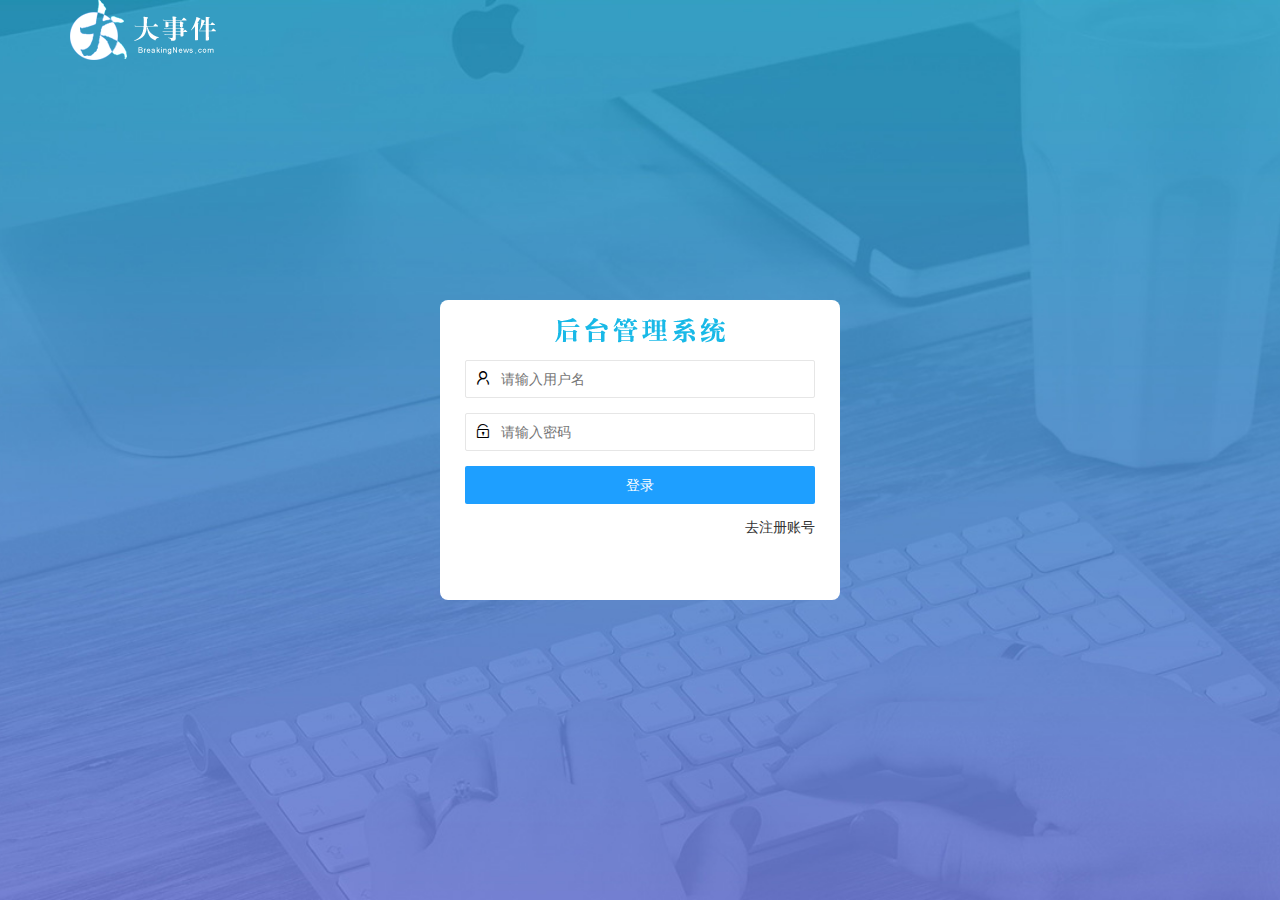
<file: login.html>
<!DOCTYPE html>
<html lang="en">

<head>
    <meta charset="UTF-8">
    <meta name="viewport" content="width=device-width, initial-scale=1.0">
    <title>大事件-登录/注册</title>
    <!-- 导入 LayUI 的样式 -->
    <link rel="stylesheet" href="./assets/lib/layui/css/layui.css">
    <!-- 导入自己的样式表 -->
    <link rel="stylesheet" href="./assets/css/login.css">
</head>

<body>
    <!-- 头部的 Logo 区域 -->
    <div class="layui-main">
        <img src="./assets/images/logo.png" alt="">
    </div>
    <!-- 登录注册区域 -->
    <div class="loginAndRegBox">
        <div class="title-box"></div>
        <!-- 登录的div -->
        <div class="login-box">
            <form class="layui-form" action="" id="form_Login">
                <div class="layui-form-item">
                    <i class="layui-icon layui-icon-username"></i>
                    <input type="text" name="username" required lay-verify="required" placeholder="请输入用户名"
                        autocomplete="off" class="layui-input">
                </div>
                <div class="layui-form-item">
                    <i class="layui-icon layui-icon-password"></i>
                    <input type="password" name="password" required lay-verify="required" placeholder="请输入密码"
                        autocomplete="off" class="layui-input">
                </div>
                <div class="layui-form-item">
                    <button type="submit" class="layui-btn layui-btn-normal" lay-submit>登录</button>
                </div>
                <div class="layui-form-item links">
                    <a href="javascript:;">去注册账号</a>
                </div>
            </form>

        </div>
        <!-- 注册的div -->
        <div class="reg-box">
            <form class="layui-form" id="form_Registration">
                <div class="layui-form-item">
                    <i class="layui-icon layui-icon-username"></i>
                    <input type="text" name="username" required lay-verify="required" placeholder="请输入用户名"
                        autocomplete="off" class="layui-input">
                </div>
                <div class="layui-form-item">
                    <i class="layui-icon layui-icon-password"></i>
                    <input type="password" name="password" required lay-verify="required|pwd" placeholder="请输入密码"
                        autocomplete="off" class="layui-input">
                </div>
                <div class="layui-form-item">
                    <i class="layui-icon layui-icon-password"></i>
                    <input type="password" name="repassword" required lay-verify="required|pwd|repwd" placeholder="再次确认密码"
                        autocomplete="off" class="layui-input">
                </div>
                <div class="layui-form-item">
                    <button type="submit" class="layui-btn layui-btn-normal" lay-submit>注册</button>
                </div>
                <div class="layui-form-item links">
                    <a href="javascript:;">去登录</a>
                </div>
            </form>
        </div>
    </div>
    <script src="./assets/lib/layui/layui.all.js"></script>
    <script src="./assets/lib/jquery.js"></script>


    <script src="./assets/js/baseAPI.js"></script>
    <script src="./assets/js/login.js"></script>
</body>

</html>
</file>
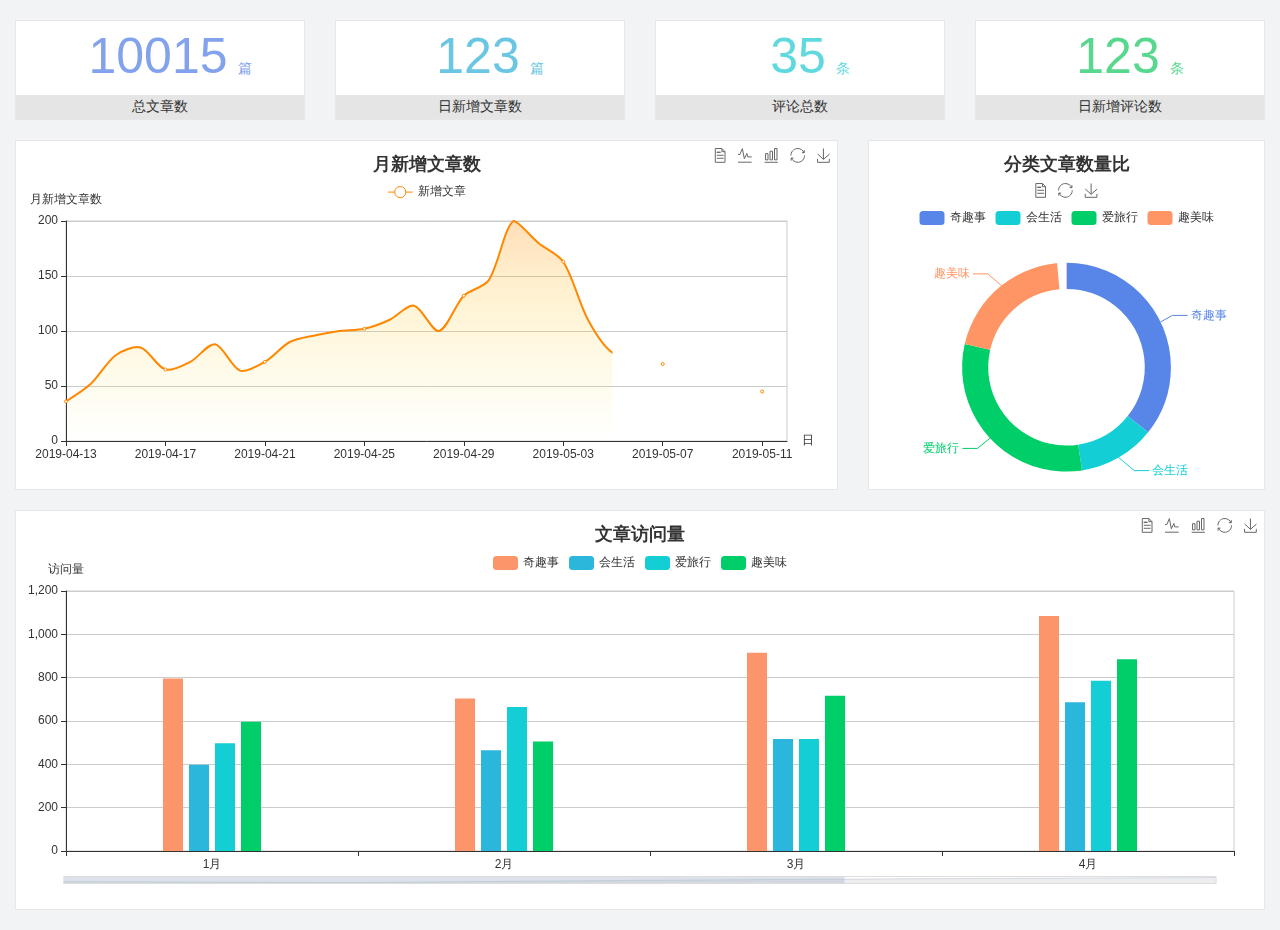
<file: home/dashboard.html>
<!DOCTYPE html>
<html lang="en">

<head>
  <meta charset="UTF-8">
  <meta name="viewport" content="width=device-width, initial-scale=1.0">
  <meta http-equiv="X-UA-Compatible" content="ie=edge">
  <title>图表统计</title>
  <link rel="stylesheet" href="../../assets/lib/bootstrap.css" />
  <link rel="stylesheet" href="../../assets/lib/main.css" />
  <script src="../../assets/lib/jquery.js"></script>
  <script type="text/javascript" src="../../assets/lib/echarts.min.js"></script>
</head>

<body>
  <div class="container-fluid">
    <div class="row spannel_list">
      <div class="col-sm-3 col-xs-6">
        <div class="spannel">
          <em>10015</em><span>篇</span>
          <b>总文章数</b>
        </div>
      </div>
      <div class="col-sm-3 col-xs-6">
        <div class="spannel scolor01">
          <em>123</em><span>篇</span>
          <b>日新增文章数</b>
        </div>
      </div>
      <div class="col-sm-3 col-xs-6">
        <div class="spannel scolor02">
          <em>35</em><span>条</span>
          <b>评论总数</b>
        </div>
      </div>
      <div class="col-sm-3 col-xs-6">
        <div class="spannel scolor03">
          <em>123</em><span>条</span>
          <b>日新增评论数</b>
        </div>
      </div>
    </div>
  </div>

  <div class="container-fluid">
    <div class="row curve-pie">
      <div class="col-lg-8 col-md-8">
        <div class="gragh_pannel" id="curve_show"></div>
      </div>
      <div class="col-lg-4 col-md-4">
        <div class="gragh_pannel" id="pie_show"></div>
      </div>
    </div>
  </div>

  <div class="container-fluid">
    <div class="column_pannel" id="column_show"></div>
  </div>

  <script>
    var oChart = echarts.init(document.getElementById('curve_show'));
    var aList_all = [
      { 'count': 36, 'date': '2019-04-13' },
      { 'count': 52, 'date': '2019-04-14' },
      { 'count': 78, 'date': '2019-04-15' },
      { 'count': 85, 'date': '2019-04-16' },
      { 'count': 65, 'date': '2019-04-17' },
      { 'count': 72, 'date': '2019-04-18' },
      { 'count': 88, 'date': '2019-04-19' },
      { 'count': 64, 'date': '2019-04-20' },
      { 'count': 72, 'date': '2019-04-21' },
      { 'count': 90, 'date': '2019-04-22' },
      { 'count': 96, 'date': '2019-04-23' },
      { 'count': 100, 'date': '2019-04-24' },
      { 'count': 102, 'date': '2019-04-25' },
      { 'count': 110, 'date': '2019-04-26' },
      { 'count': 123, 'date': '2019-04-27' },
      { 'count': 100, 'date': '2019-04-28' },
      { 'count': 132, 'date': '2019-04-29' },
      { 'count': 146, 'date': '2019-04-30' },
      { 'count': 200, 'date': '2019-05-01' },
      { 'count': 180, 'date': '2019-05-02' },
      { 'count': 163, 'date': '2019-05-03' },
      { 'count': 110, 'date': '2019-05-04' },
      { 'count': 80, 'date': '2019-05-05' },
      { 'count': 82, 'date': '2019-05-06' },
      { 'count': 70, 'date': '2019-05-07' },
      { 'count': 65, 'date': '2019-05-08' },
      { 'count': 54, 'date': '2019-05-09' },
      { 'count': 40, 'date': '2019-05-10' },
      { 'count': 45, 'date': '2019-05-11' },
      { 'count': 38, 'date': '2019-05-12' },
    ];

    let aCount = [];
    let aDate = [];

    for (var i = 0; i < aList_all.length; i++) {
      aCount.push(aList_all[i].count);
      aDate.push(aList_all[i].date);
    }

    var chartopt = {
      title: {
        text: '月新增文章数',
        left: 'center',
        top: '10'
      },
      tooltip: {
        trigger: 'axis'
      },
      legend: {
        data: ['新增文章'],
        top: '40'
      },
      toolbox: {
        show: true,
        feature: {
          mark: { show: true },
          dataView: { show: true, readOnly: false },
          magicType: { show: true, type: ['line', 'bar'] },
          restore: { show: true },
          saveAsImage: { show: true }
        }
      },
      calculable: true,
      xAxis: [
        {
          name: '日',
          type: 'category',
          boundaryGap: false,
          data: aDate
        }
      ],
      yAxis: [
        {
          name: '月新增文章数',
          type: 'value'
        }
      ],
      series: [
        {
          name: '新增文章',
          type: 'line',
          smooth: true,
          itemStyle: { normal: { areaStyle: { type: 'default' }, color: '#f80' }, lineStyle: { color: '#f80' } },
          data: aCount
        }],
      areaStyle: {
        normal: {
          color: new echarts.graphic.LinearGradient(0, 0, 0, 1, [{
            offset: 0,
            color: 'rgba(255,136,0,0.39)'
          }, {
            offset: .34,
            color: 'rgba(255,180,0,0.25)'
          }, {
            offset: 1,
            color: 'rgba(255,222,0,0.00)'
          }])

        }
      },
      grid: {
        show: true,
        x: 50,
        x2: 50,
        y: 80,
        height: 220
      }
    };

    oChart.setOption(chartopt);


    var oPie = echarts.init(document.getElementById('pie_show'));
    var oPieopt =
    {
      title: {
        top: 10,
        text: '分类文章数量比',
        x: 'center'
      },
      tooltip: {
        trigger: 'item',
        formatter: "{a} <br/>{b} : {c} ({d}%)"
      },
      color: ['#5885e8', '#13cfd5', '#00ce68', '#ff9565'],
      legend: {
        x: 'center',
        top: 65,
        data: ['奇趣事', '会生活', '爱旅行', '趣美味']
      },
      toolbox: {
        show: true,
        x: 'center',
        top: 35,
        feature: {
          mark: { show: true },
          dataView: { show: true, readOnly: false },
          magicType: {
            show: true,
            type: ['pie', 'funnel'],
            option: {
              funnel: {
                x: '25%',
                width: '50%',
                funnelAlign: 'left',
                max: 1548
              }
            }
          },
          restore: { show: true },
          saveAsImage: { show: true }
        }
      },
      calculable: true,
      series: [
        {
          name: '访问来源',
          type: 'pie',
          radius: ['45%', '60%'],
          center: ['50%', '65%'],
          data: [
            { value: 300, name: '奇趣事' },
            { value: 100, name: '会生活' },
            { value: 260, name: '爱旅行' },
            { value: 180, name: '趣美味' }
          ]
        }
      ]
    };
    oPie.setOption(oPieopt);



    var oColumn = this.echarts.init(document.getElementById('column_show'));
    var oColumnopt =
    {
      title: {
        text: '文章访问量',
        left: 'center',
        top: '10'
      },
      tooltip: {
        trigger: 'axis'
      },
      legend: {
        data: ['奇趣事', '会生活', '爱旅行', '趣美味'],
        top: '40'
      },
      toolbox: {
        show: true,
        feature: {
          mark: { show: true },
          dataView: { show: true, readOnly: false },
          magicType: { show: true, type: ['line', 'bar'] },
          restore: { show: true },
          saveAsImage: { show: true }
        }
      },
      calculable: true,
      xAxis: [
        {
          type: 'category',
          data: ['1月', '2月', '3月', '4月', '5月']
        }
      ],
      yAxis: [
        {
          name: '访问量',
          type: 'value'
        }
      ],
      series: [
        {
          name: '奇趣事',
          type: 'bar',
          barWidth: 20,
          itemStyle: {
            normal: { areaStyle: { type: 'default' }, color: '#fd956a' }
          },
          data: [800, 708, 920, 1090, 1200]
        },
        {
          name: '会生活',
          type: 'bar',
          barWidth: 20,
          itemStyle: {
            normal: { areaStyle: { type: 'default' }, color: '#2bb6db' }
          },
          data: [400, 468, 520, 690, 800]
        },
        {
          name: '爱旅行',
          type: 'bar',
          barWidth: 20,
          itemStyle: {
            normal: { areaStyle: { type: 'default' }, color: '#13cfd5' }
          },
          data: [500, 668, 520, 790, 900]
        },
        {
          name: '趣美味',
          type: 'bar',
          barWidth: 20,
          itemStyle: {
            normal: { areaStyle: { type: 'default' }, color: '#00ce68' }
          },
          data: [600, 508, 720, 890, 1000]
        }
      ],
      grid: {
        show: true,
        x: 50,
        x2: 30,
        y: 80,
        height: 260
      },
      dataZoom: [//给x轴设置滚动条
        {
          start: 0,//默认为0
          end: 100 - 1000 / 31,//默认为100
          type: 'slider',
          show: true,
          xAxisIndex: [0],
          handleSize: 0,//滑动条的 左右2个滑动条的大小
          height: 8,//组件高度
          left: 45, //左边的距离
          right: 50,//右边的距离
          bottom: 26,//右边的距离
          handleColor: '#ddd',//h滑动图标的颜色
          handleStyle: {
            borderColor: "#cacaca",
            borderWidth: "1",
            shadowBlur: 2,
            background: "#ddd",
            shadowColor: "#ddd",
          }
        }]
    };
    oColumn.setOption(oColumnopt);
  </script>
</body>

</html>
</file>
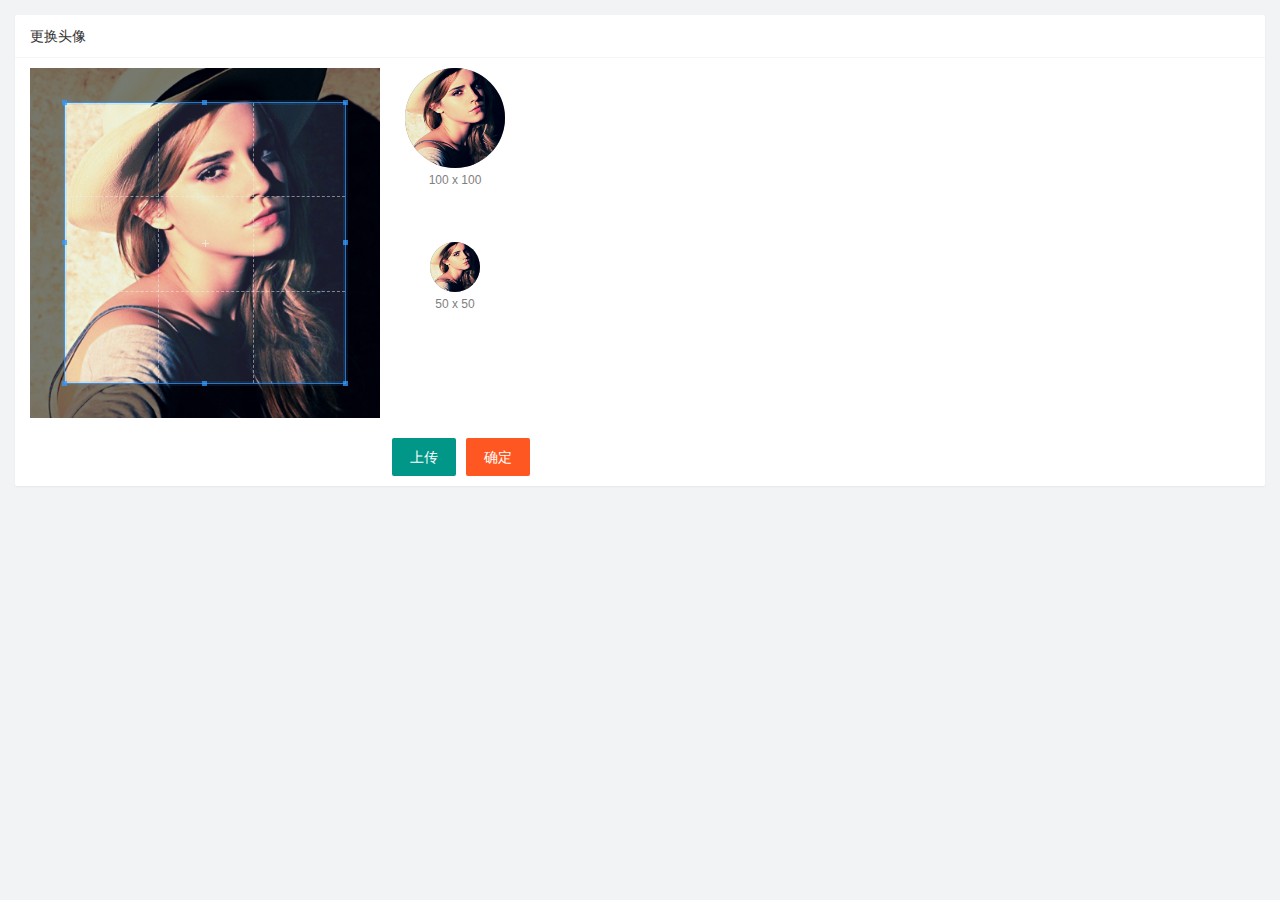
<file: user/user_avatar.html>
<!DOCTYPE html>
<html lang="en">
<head>
    <meta charset="UTF-8">
    <meta name="viewport" content="width=device-width, initial-scale=1.0">
    <title>Document</title>
    <link rel="stylesheet" href="../assets/lib/layui/css/layui.css">
    <link rel="stylesheet" href="../assets/lib/cropper/cropper.css">
    <link rel="stylesheet" href="../assets/css/user/user_avatar.css">
</head>

<body>
    <!-- 卡片区域 -->
    <div class="layui-card">
        <div class="layui-card-header">更换头像</div>
        <div class="layui-card-body">
            <!-- 第一行的图片裁剪和预览区域 -->
            <div class="row1">
                <!-- 图片裁剪区域 -->
                <div class="cropper-box">
                    <!-- 这个 img 标签很重要，将来会把它初始化为裁剪区域 -->
                    <img id="image" src="/assets/images/sample.jpg" />
                </div>
                <!-- 图片的预览区域 -->
                <div class="preview-box">
                    <div>
                        <!-- 宽高为 100px 的预览区域 -->
                        <div class="img-preview w100"></div>
                        <p class="size">100 x 100</p>
                    </div>
                    <div>
                        <!-- 宽高为 50px 的预览区域 -->
                        <div class="img-preview w50"></div>
                        <p class="size">50 x 50</p>
                    </div>
                </div>
            </div>
            <!-- 第二行的按钮区域 -->
            <div class="row2">
            <input type="file" id="file" accept="image/png,image/jpeg" />
                <button type="button" class="layui-btn" id="btnChooseImage">上传</button>
                <button type="button" class="layui-btn layui-btn-danger" id="btnUpload">确定</button>
            </div>
        </div>
    </div>
    <script src="../assets/lib/layui/layui.all.js"></script>
    <script src="../assets/lib/jquery.js"></script>
    <script src="../assets/lib/cropper/Cropper.js"></script>
    <script src="../assets/lib/cropper/jquery-cropper.js"></script>
    <script src="../assets/js/baseAPI.js"></script>
    <script src="../assets/js/user/user_avatar.js"></script>
</body>

</html>
</file>
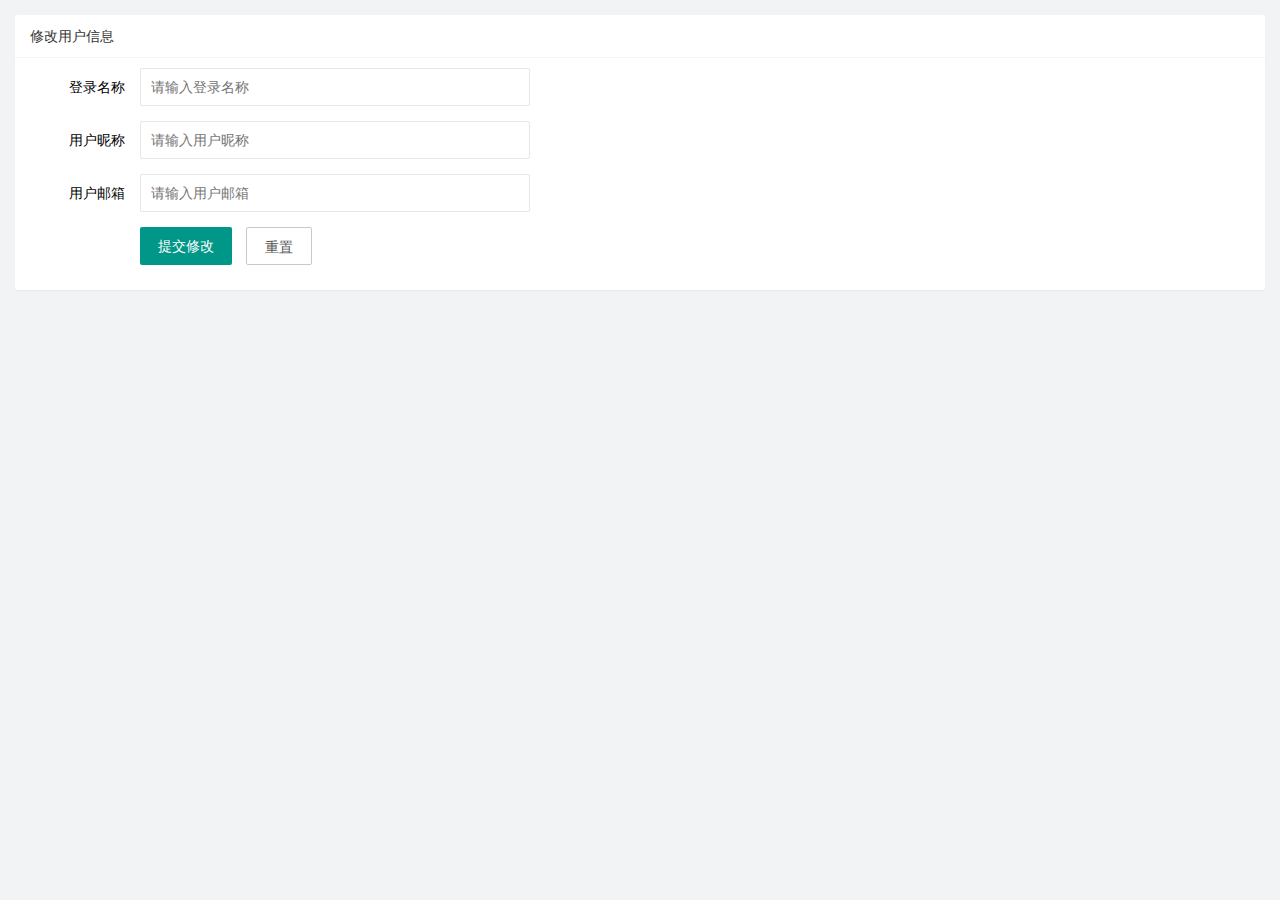
<file: user/user_info.html>
<!DOCTYPE html>
<html lang="en">
  <head>
    <meta charset="UTF-8" />
    <meta name="viewport" content="width=device-width, initial-scale=1.0" />
    <title>Document</title>
    <!-- 导入 layui 的样式 -->
    <link rel="stylesheet" href="/assets/lib/layui/css/layui.css" />
    <!-- 导入自己的样式 -->
    <link rel="stylesheet" href="/assets/css/user/user_info.css" />
  </head>
  <body>
    <!-- 卡片区域 -->
    <div class="layui-card">
      <div class="layui-card-header">修改用户信息</div>
      <div class="layui-card-body">
        <!-- form 表单区域 -->
        <form class="layui-form" lay-filter="formUserInfo">
          <!-- 这是隐藏域 -->
          <input type="hidden" name="id" value="" />
          <div class="layui-form-item">
            <label class="layui-form-label">登录名称</label>
            <div class="layui-input-block">
              <input type="text" name="username" required lay-verify="required" placeholder="请输入登录名称" autocomplete="off" class="layui-input" readonly />
            </div>
          </div>
          <div class="layui-form-item">
            <label class="layui-form-label">用户昵称</label>
            <div class="layui-input-block">
              <input type="text" name="nickname" required lay-verify="required|nickname" placeholder="请输入用户昵称" autocomplete="off" class="layui-input" />
            </div>
          </div>
          <div class="layui-form-item">
            <label class="layui-form-label">用户邮箱</label>
            <div class="layui-input-block">
              <input type="text" name="email" required lay-verify="required|email" placeholder="请输入用户邮箱" autocomplete="off" class="layui-input" />
            </div>
          </div>
          <div class="layui-form-item">
            <div class="layui-input-block">
              <button class="layui-btn" lay-submit lay-filter="formDemo">提交修改</button>
              <button type="reset" class="layui-btn layui-btn-primary" id="btnReset">重置</button>
            </div>
          </div>
        </form>
      </div>
    </div>

    <!-- 导入 layui 的 js -->
    <script src="/assets/lib/layui/layui.all.js"></script>
    <!-- 导入 jquery -->
    <script src="/assets/lib/jquery.js"></script>
    <!-- 导入 baseAPI -->
    <script src="/assets/js/baseAPI.js"></script>
    <!-- 导入自己的 js -->
    <script src="/assets/js/user/user_info.js"></script>
  </body>
</html>
</file>
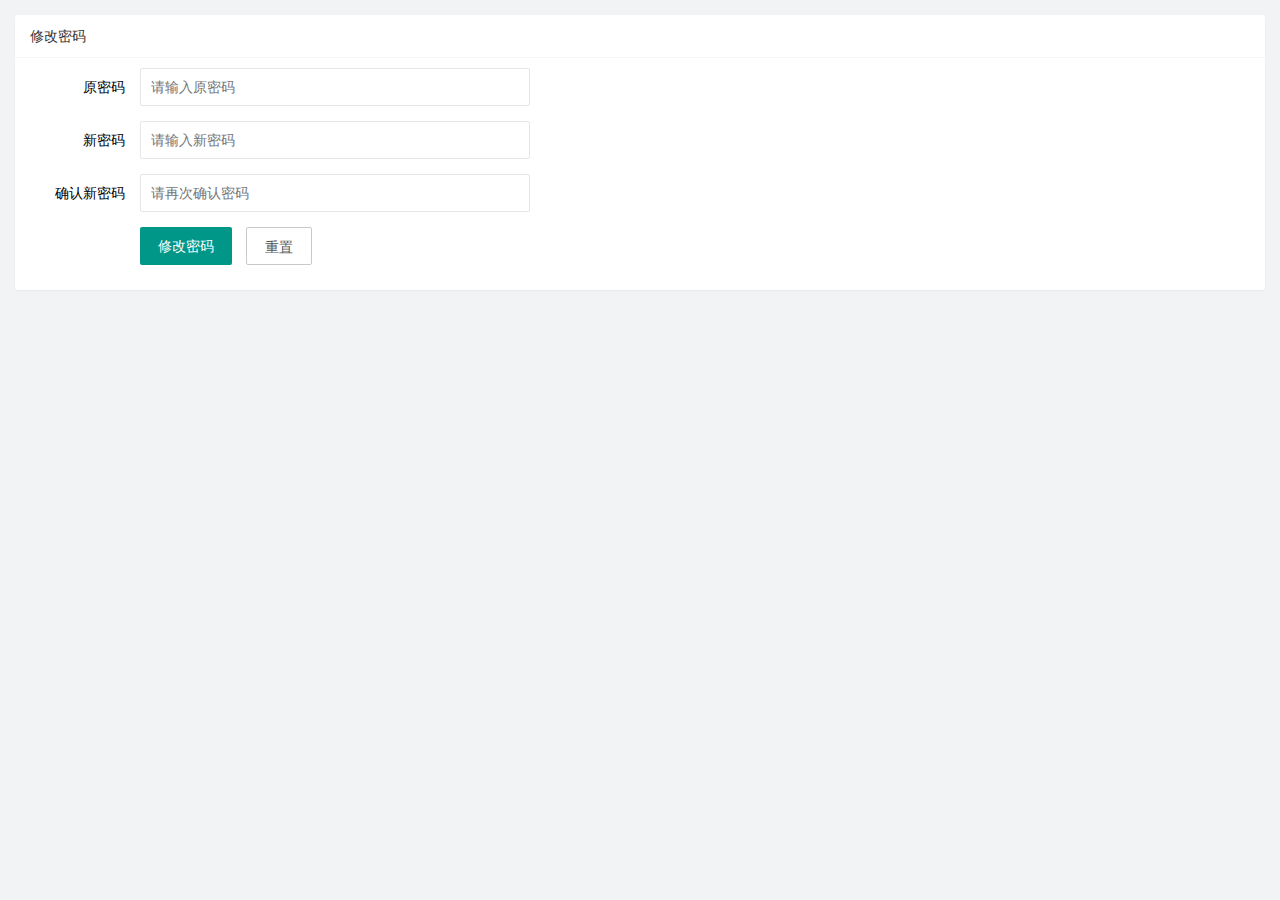
<file: user/user_pwd.html>
<!DOCTYPE html>
<html lang="en">
  <head>
    <meta charset="UTF-8" />
    <meta name="viewport" content="width=device-width, initial-scale=1.0" />
    <title>Document</title>
    <link rel="stylesheet" href="/assets/lib/layui/css/layui.css" />
    <link rel="stylesheet" href="/assets/css/user/user_pwd.css" />
  </head>
  <body>
    <!-- 卡片区域 -->
    <div class="layui-card">
      <div class="layui-card-header">修改密码</div>
      <div class="layui-card-body">
        <form class="layui-form">
          <div class="layui-form-item">
            <label class="layui-form-label">原密码</label>
            <div class="layui-input-block">
              <input type="password" name="oldPwd" required lay-verify="required|pwd" placeholder="请输入原密码" autocomplete="off" class="layui-input" />
            </div>
          </div>
          <div class="layui-form-item">
            <label class="layui-form-label">新密码</label>
            <div class="layui-input-block">
              <input type="password" name="newPwd" required lay-verify="required|pwd|samePwd" placeholder="请输入新密码" autocomplete="off" class="layui-input" />
            </div>
          </div>
          <div class="layui-form-item">
            <label class="layui-form-label">确认新密码</label>
            <div class="layui-input-block">
              <input type="password" name="rePwd" required lay-verify="required|pwd|rePwd" placeholder="请再次确认密码" autocomplete="off" class="layui-input" />
            </div>
          </div>
          <div class="layui-form-item">
            <div class="layui-input-block">
              <button class="layui-btn" lay-submit lay-filter="formDemo">修改密码</button>
              <button type="reset" class="layui-btn layui-btn-primary">重置</button>
            </div>
          </div>
        </form>
      </div>
    </div>

    <!-- 导入 layui 的 js -->
    <script src="/assets/lib/layui/layui.all.js"></script>
    <!-- 导入 jQuery -->
    <script src="/assets/lib/jquery.js"></script>
    <!-- 导入 baseAPI -->
    <script src="/assets/js/baseAPI.js"></script>
    <!-- 导入自己的 js -->
    <script src="/assets/js/user/user_pwd.js"></script>
  </body>
</html>
</file>
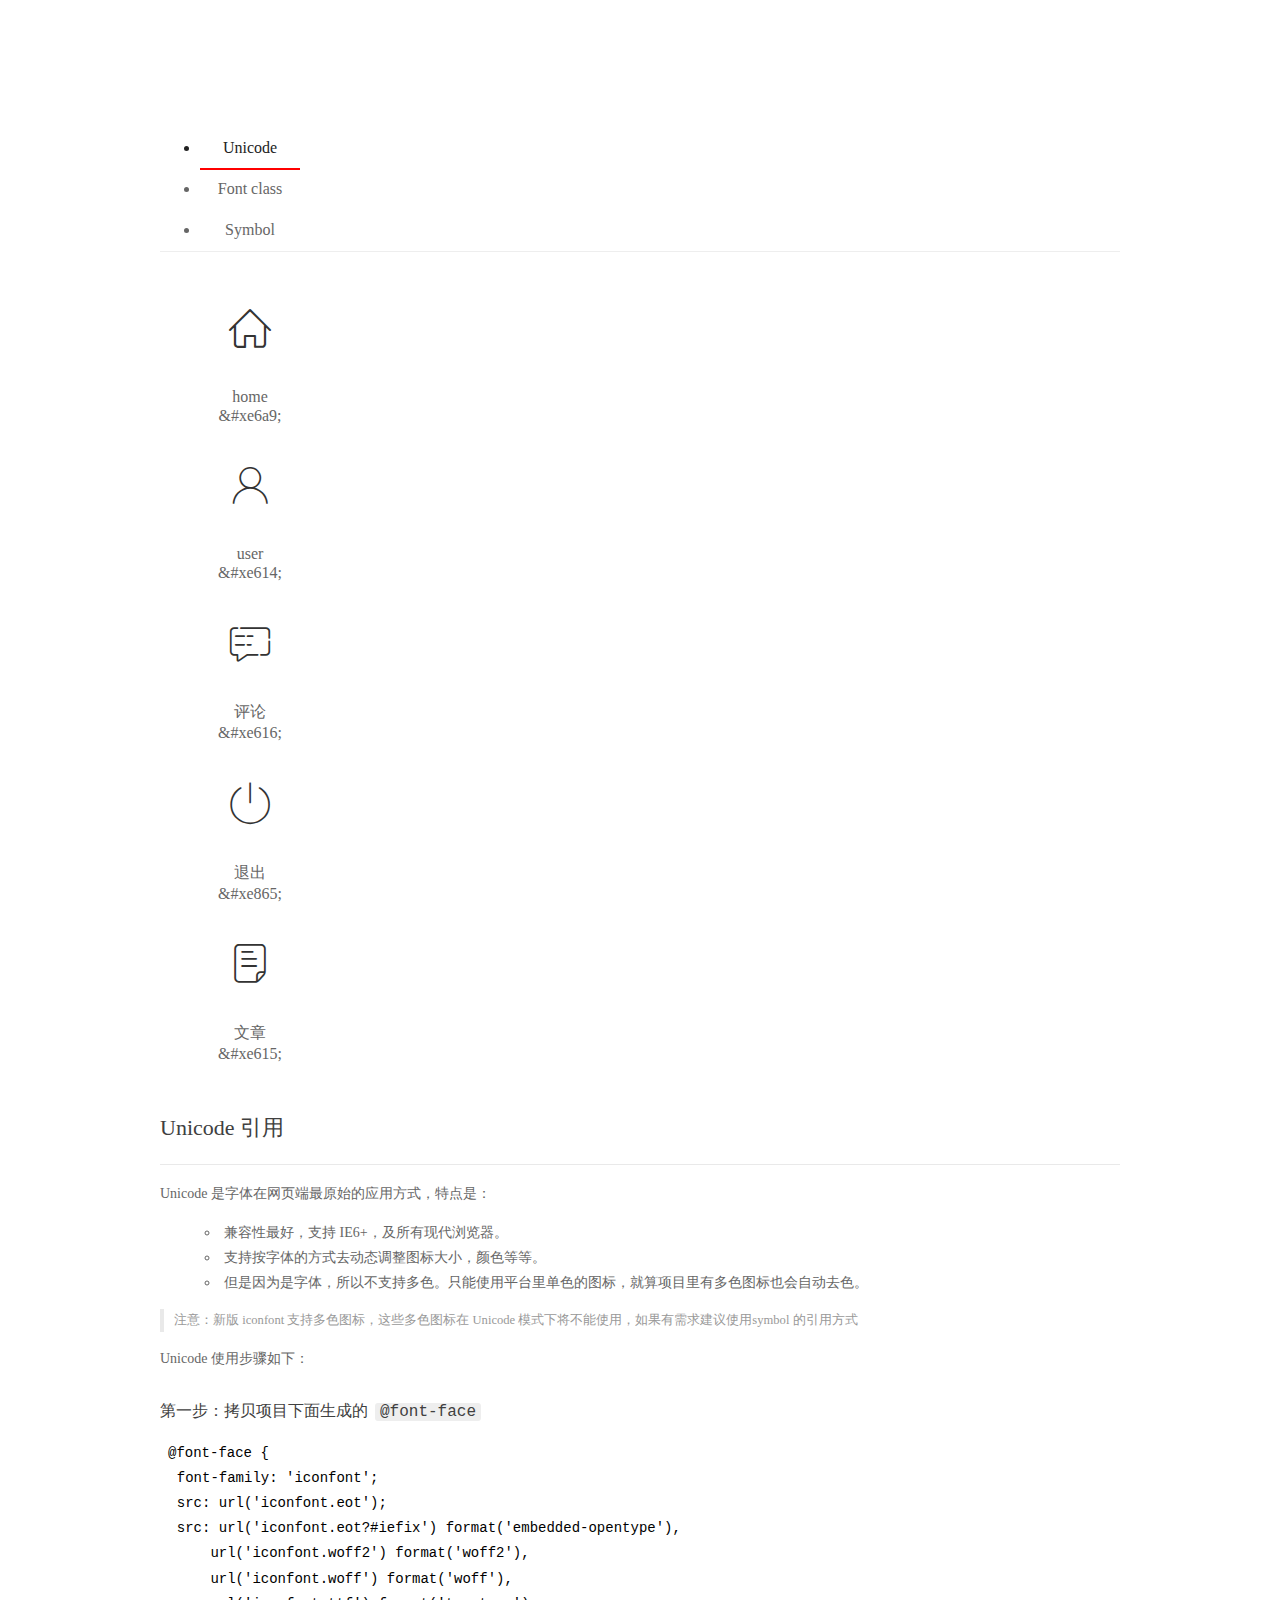
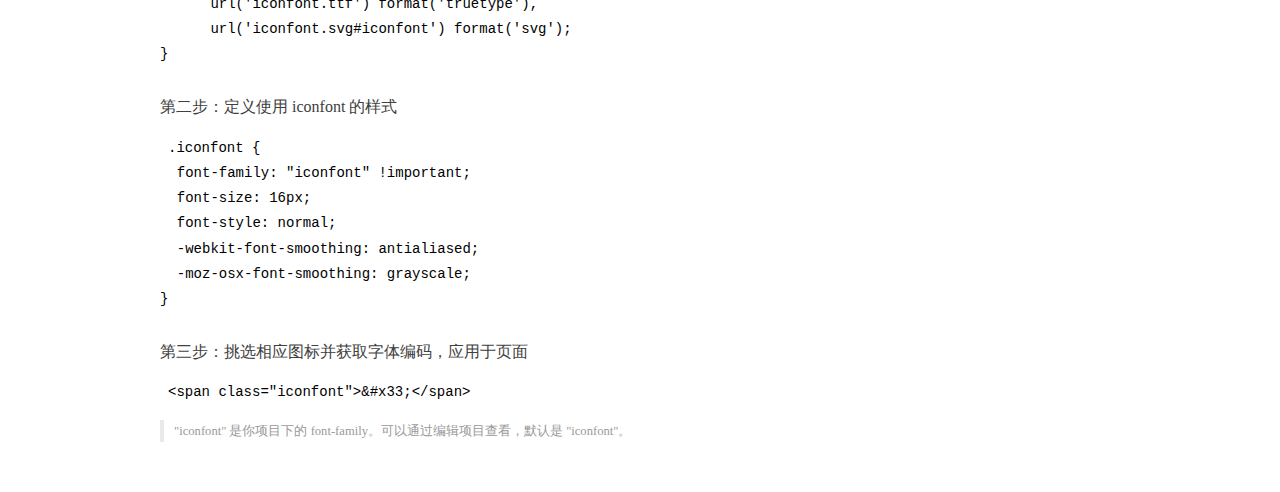
<file: assets/fonts/demo_index.html>
<!DOCTYPE html>
<html>
<head>
  <meta charset="utf-8"/>
  <title>IconFont Demo</title>
  <link rel="shortcut icon" href="https://gtms04.alicdn.com/tps/i4/TB1_oz6GVXXXXaFXpXXJDFnIXXX-64-64.ico" type="image/x-icon"/>
  <link rel="stylesheet" href="https://g.alicdn.com/thx/cube/1.3.2/cube.min.css">
  <link rel="stylesheet" href="demo.css">
  <link rel="stylesheet" href="iconfont.css">
  <script src="iconfont.js"></script>
  <!-- jQuery -->
  <script src="https://a1.alicdn.com/oss/uploads/2018/12/26/7bfddb60-08e8-11e9-9b04-53e73bb6408b.js"></script>
  <!-- 代码高亮 -->
  <script src="https://a1.alicdn.com/oss/uploads/2018/12/26/a3f714d0-08e6-11e9-8a15-ebf944d7534c.js"></script>
</head>
<body>
  <div class="main">
    <h1 class="logo"><a href="https://www.iconfont.cn/" title="iconfont 首页" target="_blank">&#xe86b;</a></h1>
    <div class="nav-tabs">
      <ul id="tabs" class="dib-box">
        <li class="dib active"><span>Unicode</span></li>
        <li class="dib"><span>Font class</span></li>
        <li class="dib"><span>Symbol</span></li>
      </ul>
      
    </div>
    <div class="tab-container">
      <div class="content unicode" style="display: block;">
          <ul class="icon_lists dib-box">
          
            <li class="dib">
              <span class="icon iconfont">&#xe6a9;</span>
                <div class="name">home</div>
                <div class="code-name">&amp;#xe6a9;</div>
              </li>
          
            <li class="dib">
              <span class="icon iconfont">&#xe614;</span>
                <div class="name">user</div>
                <div class="code-name">&amp;#xe614;</div>
              </li>
          
            <li class="dib">
              <span class="icon iconfont">&#xe616;</span>
                <div class="name">评论</div>
                <div class="code-name">&amp;#xe616;</div>
              </li>
          
            <li class="dib">
              <span class="icon iconfont">&#xe865;</span>
                <div class="name">退出</div>
                <div class="code-name">&amp;#xe865;</div>
              </li>
          
            <li class="dib">
              <span class="icon iconfont">&#xe615;</span>
                <div class="name">文章</div>
                <div class="code-name">&amp;#xe615;</div>
              </li>
          
          </ul>
          <div class="article markdown">
          <h2 id="unicode-">Unicode 引用</h2>
          <hr>

          <p>Unicode 是字体在网页端最原始的应用方式，特点是：</p>
          <ul>
            <li>兼容性最好，支持 IE6+，及所有现代浏览器。</li>
            <li>支持按字体的方式去动态调整图标大小，颜色等等。</li>
            <li>但是因为是字体，所以不支持多色。只能使用平台里单色的图标，就算项目里有多色图标也会自动去色。</li>
          </ul>
          <blockquote>
            <p>注意：新版 iconfont 支持多色图标，这些多色图标在 Unicode 模式下将不能使用，如果有需求建议使用symbol 的引用方式</p>
          </blockquote>
          <p>Unicode 使用步骤如下：</p>
          <h3 id="-font-face">第一步：拷贝项目下面生成的 <code>@font-face</code></h3>
<pre><code class="language-css"
>@font-face {
  font-family: 'iconfont';
  src: url('iconfont.eot');
  src: url('iconfont.eot?#iefix') format('embedded-opentype'),
      url('iconfont.woff2') format('woff2'),
      url('iconfont.woff') format('woff'),
      url('iconfont.ttf') format('truetype'),
      url('iconfont.svg#iconfont') format('svg');
}
</code></pre>
          <h3 id="-iconfont-">第二步：定义使用 iconfont 的样式</h3>
<pre><code class="language-css"
>.iconfont {
  font-family: "iconfont" !important;
  font-size: 16px;
  font-style: normal;
  -webkit-font-smoothing: antialiased;
  -moz-osx-font-smoothing: grayscale;
}
</code></pre>
          <h3 id="-">第三步：挑选相应图标并获取字体编码，应用于页面</h3>
<pre>
<code class="language-html"
>&lt;span class="iconfont"&gt;&amp;#x33;&lt;/span&gt;
</code></pre>
          <blockquote>
            <p>"iconfont" 是你项目下的 font-family。可以通过编辑项目查看，默认是 "iconfont"。</p>
          </blockquote>
          </div>
      </div>
      <div class="content font-class">
        <ul class="icon_lists dib-box">
          
          <li class="dib">
            <span class="icon iconfont icon-home"></span>
            <div class="name">
              home
            </div>
            <div class="code-name">.icon-home
            </div>
          </li>
          
          <li class="dib">
            <span class="icon iconfont icon-user"></span>
            <div class="name">
              user
            </div>
            <div class="code-name">.icon-user
            </div>
          </li>
          
          <li class="dib">
            <span class="icon iconfont icon-pinglun"></span>
            <div class="name">
              评论
            </div>
            <div class="code-name">.icon-pinglun
            </div>
          </li>
          
          <li class="dib">
            <span class="icon iconfont icon-tuichu"></span>
            <div class="name">
              退出
            </div>
            <div class="code-name">.icon-tuichu
            </div>
          </li>
          
          <li class="dib">
            <span class="icon iconfont icon-16"></span>
            <div class="name">
              文章
            </div>
            <div class="code-name">.icon-16
            </div>
          </li>
          
        </ul>
        <div class="article markdown">
        <h2 id="font-class-">font-class 引用</h2>
        <hr>

        <p>font-class 是 Unicode 使用方式的一种变种，主要是解决 Unicode 书写不直观，语意不明确的问题。</p>
        <p>与 Unicode 使用方式相比，具有如下特点：</p>
        <ul>
          <li>兼容性良好，支持 IE8+，及所有现代浏览器。</li>
          <li>相比于 Unicode 语意明确，书写更直观。可以很容易分辨这个 icon 是什么。</li>
          <li>因为使用 class 来定义图标，所以当要替换图标时，只需要修改 class 里面的 Unicode 引用。</li>
          <li>不过因为本质上还是使用的字体，所以多色图标还是不支持的。</li>
        </ul>
        <p>使用步骤如下：</p>
        <h3 id="-fontclass-">第一步：引入项目下面生成的 fontclass 代码：</h3>
<pre><code class="language-html">&lt;link rel="stylesheet" href="./iconfont.css"&gt;
</code></pre>
        <h3 id="-">第二步：挑选相应图标并获取类名，应用于页面：</h3>
<pre><code class="language-html">&lt;span class="iconfont icon-xxx"&gt;&lt;/span&gt;
</code></pre>
        <blockquote>
          <p>"
            iconfont" 是你项目下的 font-family。可以通过编辑项目查看，默认是 "iconfont"。</p>
        </blockquote>
      </div>
      </div>
      <div class="content symbol">
          <ul class="icon_lists dib-box">
          
            <li class="dib">
                <svg class="icon svg-icon" aria-hidden="true">
                  <use xlink:href="#icon-home"></use>
                </svg>
                <div class="name">home</div>
                <div class="code-name">#icon-home</div>
            </li>
          
            <li class="dib">
                <svg class="icon svg-icon" aria-hidden="true">
                  <use xlink:href="#icon-user"></use>
                </svg>
                <div class="name">user</div>
                <div class="code-name">#icon-user</div>
            </li>
          
            <li class="dib">
                <svg class="icon svg-icon" aria-hidden="true">
                  <use xlink:href="#icon-pinglun"></use>
                </svg>
                <div class="name">评论</div>
                <div class="code-name">#icon-pinglun</div>
            </li>
          
            <li class="dib">
                <svg class="icon svg-icon" aria-hidden="true">
                  <use xlink:href="#icon-tuichu"></use>
                </svg>
                <div class="name">退出</div>
                <div class="code-name">#icon-tuichu</div>
            </li>
          
            <li class="dib">
                <svg class="icon svg-icon" aria-hidden="true">
                  <use xlink:href="#icon-16"></use>
                </svg>
                <div class="name">文章</div>
                <div class="code-name">#icon-16</div>
            </li>
          
          </ul>
          <div class="article markdown">
          <h2 id="symbol-">Symbol 引用</h2>
          <hr>

          <p>这是一种全新的使用方式，应该说这才是未来的主流，也是平台目前推荐的用法。相关介绍可以参考这篇<a href="">文章</a>
            这种用法其实是做了一个 SVG 的集合，与另外两种相比具有如下特点：</p>
          <ul>
            <li>支持多色图标了，不再受单色限制。</li>
            <li>通过一些技巧，支持像字体那样，通过 <code>font-size</code>, <code>color</code> 来调整样式。</li>
            <li>兼容性较差，支持 IE9+，及现代浏览器。</li>
            <li>浏览器渲染 SVG 的性能一般，还不如 png。</li>
          </ul>
          <p>使用步骤如下：</p>
          <h3 id="-symbol-">第一步：引入项目下面生成的 symbol 代码：</h3>
<pre><code class="language-html">&lt;script src="./iconfont.js"&gt;&lt;/script&gt;
</code></pre>
          <h3 id="-css-">第二步：加入通用 CSS 代码（引入一次就行）：</h3>
<pre><code class="language-html">&lt;style&gt;
.icon {
  width: 1em;
  height: 1em;
  vertical-align: -0.15em;
  fill: currentColor;
  overflow: hidden;
}
&lt;/style&gt;
</code></pre>
          <h3 id="-">第三步：挑选相应图标并获取类名，应用于页面：</h3>
<pre><code class="language-html">&lt;svg class="icon" aria-hidden="true"&gt;
  &lt;use xlink:href="#icon-xxx"&gt;&lt;/use&gt;
&lt;/svg&gt;
</code></pre>
          </div>
      </div>

    </div>
  </div>
  <script>
  $(document).ready(function () {
      $('.tab-container .content:first').show()

      $('#tabs li').click(function (e) {
        var tabContent = $('.tab-container .content')
        var index = $(this).index()

        if ($(this).hasClass('active')) {
          return
        } else {
          $('#tabs li').removeClass('active')
          $(this).addClass('active')

          tabContent.hide().eq(index).fadeIn()
        }
      })
    })
  </script>
</body>
</html>
</file>
<file: assets/lib/layui/css/layui.css>
/** layui-v2.5.5 MIT License By https://www.layui.com */
 .layui-inline,img{display:inline-block;vertical-align:middle}h1,h2,h3,h4,h5,h6{font-weight:400}.layui-edge,.layui-header,.layui-inline,.layui-main{position:relative}.layui-body,.layui-edge,.layui-elip{overflow:hidden}.layui-btn,.layui-edge,.layui-inline,img{vertical-align:middle}.layui-btn,.layui-disabled,.layui-icon,.layui-unselect{-moz-user-select:none;-webkit-user-select:none;-ms-user-select:none}.layui-elip,.layui-form-checkbox span,.layui-form-pane .layui-form-label{text-overflow:ellipsis;white-space:nowrap}.layui-breadcrumb,.layui-tree-btnGroup{visibility:hidden}blockquote,body,button,dd,div,dl,dt,form,h1,h2,h3,h4,h5,h6,input,li,ol,p,pre,td,textarea,th,ul{margin:0;padding:0;-webkit-tap-highlight-color:rgba(0,0,0,0)}a:active,a:hover{outline:0}img{border:none}li{list-style:none}table{border-collapse:collapse;border-spacing:0}h4,h5,h6{font-size:100%}button,input,optgroup,option,select,textarea{font-family:inherit;font-size:inherit;font-style:inherit;font-weight:inherit;outline:0}pre{white-space:pre-wrap;white-space:-moz-pre-wrap;white-space:-pre-wrap;white-space:-o-pre-wrap;word-wrap:break-word}body{line-height:24px;font:14px Helvetica Neue,Helvetica,PingFang SC,Tahoma,Arial,sans-serif}hr{height:1px;margin:10px 0;border:0;clear:both}a{color:#333;text-decoration:none}a:hover{color:#777}a cite{font-style:normal;*cursor:pointer}.layui-border-box,.layui-border-box *{box-sizing:border-box}.layui-box,.layui-box *{box-sizing:content-box}.layui-clear{clear:both;*zoom:1}.layui-clear:after{content:'\20';clear:both;*zoom:1;display:block;height:0}.layui-inline{*display:inline;*zoom:1}.layui-edge{display:inline-block;width:0;height:0;border-width:6px;border-style:dashed;border-color:transparent}.layui-edge-top{top:-4px;border-bottom-color:#999;border-bottom-style:solid}.layui-edge-right{border-left-color:#999;border-left-style:solid}.layui-edge-bottom{top:2px;border-top-color:#999;border-top-style:solid}.layui-edge-left{border-right-color:#999;border-right-style:solid}.layui-disabled,.layui-disabled:hover{color:#d2d2d2!important;cursor:not-allowed!important}.layui-circle{border-radius:100%}.layui-show{display:block!important}.layui-hide{display:none!important}@font-face{font-family:layui-icon;src:url(../font/iconfont.eot?v=250);src:url(../font/iconfont.eot?v=250#iefix) format('embedded-opentype'),url(../font/iconfont.woff2?v=250) format('woff2'),url(../font/iconfont.woff?v=250) format('woff'),url(../font/iconfont.ttf?v=250) format('truetype'),url(../font/iconfont.svg?v=250#layui-icon) format('svg')}.layui-icon{font-family:layui-icon!important;font-size:16px;font-style:normal;-webkit-font-smoothing:antialiased;-moz-osx-font-smoothing:grayscale}.layui-icon-reply-fill:before{content:"\e611"}.layui-icon-set-fill:before{content:"\e614"}.layui-icon-menu-fill:before{content:"\e60f"}.layui-icon-search:before{content:"\e615"}.layui-icon-share:before{content:"\e641"}.layui-icon-set-sm:before{content:"\e620"}.layui-icon-engine:before{content:"\e628"}.layui-icon-close:before{content:"\1006"}.layui-icon-close-fill:before{content:"\1007"}.layui-icon-chart-screen:before{content:"\e629"}.layui-icon-star:before{content:"\e600"}.layui-icon-circle-dot:before{content:"\e617"}.layui-icon-chat:before{content:"\e606"}.layui-icon-release:before{content:"\e609"}.layui-icon-list:before{content:"\e60a"}.layui-icon-chart:before{content:"\e62c"}.layui-icon-ok-circle:before{content:"\1005"}.layui-icon-layim-theme:before{content:"\e61b"}.layui-icon-table:before{content:"\e62d"}.layui-icon-right:before{content:"\e602"}.layui-icon-left:before{content:"\e603"}.layui-icon-cart-simple:before{content:"\e698"}.layui-icon-face-cry:before{content:"\e69c"}.layui-icon-face-smile:before{content:"\e6af"}.layui-icon-survey:before{content:"\e6b2"}.layui-icon-tree:before{content:"\e62e"}.layui-icon-upload-circle:before{content:"\e62f"}.layui-icon-add-circle:before{content:"\e61f"}.layui-icon-download-circle:before{content:"\e601"}.layui-icon-templeate-1:before{content:"\e630"}.layui-icon-util:before{content:"\e631"}.layui-icon-face-surprised:before{content:"\e664"}.layui-icon-edit:before{content:"\e642"}.layui-icon-speaker:before{content:"\e645"}.layui-icon-down:before{content:"\e61a"}.layui-icon-file:before{content:"\e621"}.layui-icon-layouts:before{content:"\e632"}.layui-icon-rate-half:before{content:"\e6c9"}.layui-icon-add-circle-fine:before{content:"\e608"}.layui-icon-prev-circle:before{content:"\e633"}.layui-icon-read:before{content:"\e705"}.layui-icon-404:before{content:"\e61c"}.layui-icon-carousel:before{content:"\e634"}.layui-icon-help:before{content:"\e607"}.layui-icon-code-circle:before{content:"\e635"}.layui-icon-water:before{content:"\e636"}.layui-icon-username:before{content:"\e66f"}.layui-icon-find-fill:before{content:"\e670"}.layui-icon-about:before{content:"\e60b"}.layui-icon-location:before{content:"\e715"}.layui-icon-up:before{content:"\e619"}.layui-icon-pause:before{content:"\e651"}.layui-icon-date:before{content:"\e637"}.layui-icon-layim-uploadfile:before{content:"\e61d"}.layui-icon-delete:before{content:"\e640"}.layui-icon-play:before{content:"\e652"}.layui-icon-top:before{content:"\e604"}.layui-icon-friends:before{content:"\e612"}.layui-icon-refresh-3:before{content:"\e9aa"}.layui-icon-ok:before{content:"\e605"}.layui-icon-layer:before{content:"\e638"}.layui-icon-face-smile-fine:before{content:"\e60c"}.layui-icon-dollar:before{content:"\e659"}.layui-icon-group:before{content:"\e613"}.layui-icon-layim-download:before{content:"\e61e"}.layui-icon-picture-fine:before{content:"\e60d"}.layui-icon-link:before{content:"\e64c"}.layui-icon-diamond:before{content:"\e735"}.layui-icon-log:before{content:"\e60e"}.layui-icon-rate-solid:before{content:"\e67a"}.layui-icon-fonts-del:before{content:"\e64f"}.layui-icon-unlink:before{content:"\e64d"}.layui-icon-fonts-clear:before{content:"\e639"}.layui-icon-triangle-r:before{content:"\e623"}.layui-icon-circle:before{content:"\e63f"}.layui-icon-radio:before{content:"\e643"}.layui-icon-align-center:before{content:"\e647"}.layui-icon-align-right:before{content:"\e648"}.layui-icon-align-left:before{content:"\e649"}.layui-icon-loading-1:before{content:"\e63e"}.layui-icon-return:before{content:"\e65c"}.layui-icon-fonts-strong:before{content:"\e62b"}.layui-icon-upload:before{content:"\e67c"}.layui-icon-dialogue:before{content:"\e63a"}.layui-icon-video:before{content:"\e6ed"}.layui-icon-headset:before{content:"\e6fc"}.layui-icon-cellphone-fine:before{content:"\e63b"}.layui-icon-add-1:before{content:"\e654"}.layui-icon-face-smile-b:before{content:"\e650"}.layui-icon-fonts-html:before{content:"\e64b"}.layui-icon-form:before{content:"\e63c"}.layui-icon-cart:before{content:"\e657"}.layui-icon-camera-fill:before{content:"\e65d"}.layui-icon-tabs:before{content:"\e62a"}.layui-icon-fonts-code:before{content:"\e64e"}.layui-icon-fire:before{content:"\e756"}.layui-icon-set:before{content:"\e716"}.layui-icon-fonts-u:before{content:"\e646"}.layui-icon-triangle-d:before{content:"\e625"}.layui-icon-tips:before{content:"\e702"}.layui-icon-picture:before{content:"\e64a"}.layui-icon-more-vertical:before{content:"\e671"}.layui-icon-flag:before{content:"\e66c"}.layui-icon-loading:before{content:"\e63d"}.layui-icon-fonts-i:before{content:"\e644"}.layui-icon-refresh-1:before{content:"\e666"}.layui-icon-rmb:before{content:"\e65e"}.layui-icon-home:before{content:"\e68e"}.layui-icon-user:before{content:"\e770"}.layui-icon-notice:before{content:"\e667"}.layui-icon-login-weibo:before{content:"\e675"}.layui-icon-voice:before{content:"\e688"}.layui-icon-upload-drag:before{content:"\e681"}.layui-icon-login-qq:before{content:"\e676"}.layui-icon-snowflake:before{content:"\e6b1"}.layui-icon-file-b:before{content:"\e655"}.layui-icon-template:before{content:"\e663"}.layui-icon-auz:before{content:"\e672"}.layui-icon-console:before{content:"\e665"}.layui-icon-app:before{content:"\e653"}.layui-icon-prev:before{content:"\e65a"}.layui-icon-website:before{content:"\e7ae"}.layui-icon-next:before{content:"\e65b"}.layui-icon-component:before{content:"\e857"}.layui-icon-more:before{content:"\e65f"}.layui-icon-login-wechat:before{content:"\e677"}.layui-icon-shrink-right:before{content:"\e668"}.layui-icon-spread-left:before{content:"\e66b"}.layui-icon-camera:before{content:"\e660"}.layui-icon-note:before{content:"\e66e"}.layui-icon-refresh:before{content:"\e669"}.layui-icon-female:before{content:"\e661"}.layui-icon-male:before{content:"\e662"}.layui-icon-password:before{content:"\e673"}.layui-icon-senior:before{content:"\e674"}.layui-icon-theme:before{content:"\e66a"}.layui-icon-tread:before{content:"\e6c5"}.layui-icon-praise:before{content:"\e6c6"}.layui-icon-star-fill:before{content:"\e658"}.layui-icon-rate:before{content:"\e67b"}.layui-icon-template-1:before{content:"\e656"}.layui-icon-vercode:before{content:"\e679"}.layui-icon-cellphone:before{content:"\e678"}.layui-icon-screen-full:before{content:"\e622"}.layui-icon-screen-restore:before{content:"\e758"}.layui-icon-cols:before{content:"\e610"}.layui-icon-export:before{content:"\e67d"}.layui-icon-print:before{content:"\e66d"}.layui-icon-slider:before{content:"\e714"}.layui-icon-addition:before{content:"\e624"}.layui-icon-subtraction:before{content:"\e67e"}.layui-icon-service:before{content:"\e626"}.layui-icon-transfer:before{content:"\e691"}.layui-main{width:1140px;margin:0 auto}.layui-header{z-index:1000;height:60px}.layui-header a:hover{transition:all .5s;-webkit-transition:all .5s}.layui-side{position:fixed;left:0;top:0;bottom:0;z-index:999;width:200px;overflow-x:hidden}.layui-side-scroll{position:relative;width:220px;height:100%;overflow-x:hidden}.layui-body{position:absolute;left:200px;right:0;top:0;bottom:0;z-index:998;width:auto;overflow-y:auto;box-sizing:border-box}.layui-layout-body{overflow:hidden}.layui-layout-admin .layui-header{background-color:#23262E}.layui-layout-admin .layui-side{top:60px;width:200px;overflow-x:hidden}.layui-layout-admin .layui-body{position:fixed;top:60px;bottom:44px}.layui-layout-admin .layui-main{width:auto;margin:0 15px}.layui-layout-admin .layui-footer{position:fixed;left:200px;right:0;bottom:0;height:44px;line-height:44px;padding:0 15px;background-color:#eee}.layui-layout-admin .layui-logo{position:absolute;left:0;top:0;width:200px;height:100%;line-height:60px;text-align:center;color:#009688;font-size:16px}.layui-layout-admin .layui-header .layui-nav{background:0 0}.layui-layout-left{position:absolute!important;left:200px;top:0}.layui-layout-right{position:absolute!important;right:0;top:0}.layui-container{position:relative;margin:0 auto;padding:0 15px;box-sizing:border-box}.layui-fluid{position:relative;margin:0 auto;padding:0 15px}.layui-row:after,.layui-row:before{content:'';display:block;clear:both}.layui-col-lg1,.layui-col-lg10,.layui-col-lg11,.layui-col-lg12,.layui-col-lg2,.layui-col-lg3,.layui-col-lg4,.layui-col-lg5,.layui-col-lg6,.layui-col-lg7,.layui-col-lg8,.layui-col-lg9,.layui-col-md1,.layui-col-md10,.layui-col-md11,.layui-col-md12,.layui-col-md2,.layui-col-md3,.layui-col-md4,.layui-col-md5,.layui-col-md6,.layui-col-md7,.layui-col-md8,.layui-col-md9,.layui-col-sm1,.layui-col-sm10,.layui-col-sm11,.layui-col-sm12,.layui-col-sm2,.layui-col-sm3,.layui-col-sm4,.layui-col-sm5,.layui-col-sm6,.layui-col-sm7,.layui-col-sm8,.layui-col-sm9,.layui-col-xs1,.layui-col-xs10,.layui-col-xs11,.layui-col-xs12,.layui-col-xs2,.layui-col-xs3,.layui-col-xs4,.layui-col-xs5,.layui-col-xs6,.layui-col-xs7,.layui-col-xs8,.layui-col-xs9{position:relative;display:block;box-sizing:border-box}.layui-col-xs1,.layui-col-xs10,.layui-col-xs11,.layui-col-xs12,.layui-col-xs2,.layui-col-xs3,.layui-col-xs4,.layui-col-xs5,.layui-col-xs6,.layui-col-xs7,.layui-col-xs8,.layui-col-xs9{float:left}.layui-col-xs1{width:8.33333333%}.layui-col-xs2{width:16.66666667%}.layui-col-xs3{width:25%}.layui-col-xs4{width:33.33333333%}.layui-col-xs5{width:41.66666667%}.layui-col-xs6{width:50%}.layui-col-xs7{width:58.33333333%}.layui-col-xs8{width:66.66666667%}.layui-col-xs9{width:75%}.layui-col-xs10{width:83.33333333%}.layui-col-xs11{width:91.66666667%}.layui-col-xs12{width:100%}.layui-col-xs-offset1{margin-left:8.33333333%}.layui-col-xs-offset2{margin-left:16.66666667%}.layui-col-xs-offset3{margin-left:25%}.layui-col-xs-offset4{margin-left:33.33333333%}.layui-col-xs-offset5{margin-left:41.66666667%}.layui-col-xs-offset6{margin-left:50%}.layui-col-xs-offset7{margin-left:58.33333333%}.layui-col-xs-offset8{margin-left:66.66666667%}.layui-col-xs-offset9{margin-left:75%}.layui-col-xs-offset10{margin-left:83.33333333%}.layui-col-xs-offset11{margin-left:91.66666667%}.layui-col-xs-offset12{margin-left:100%}@media screen and (max-width:768px){.layui-hide-xs{display:none!important}.layui-show-xs-block{display:block!important}.layui-show-xs-inline{display:inline!important}.layui-show-xs-inline-block{display:inline-block!important}}@media screen and (min-width:768px){.layui-container{width:750px}.layui-hide-sm{display:none!important}.layui-show-sm-block{display:block!important}.layui-show-sm-inline{display:inline!important}.layui-show-sm-inline-block{display:inline-block!important}.layui-col-sm1,.layui-col-sm10,.layui-col-sm11,.layui-col-sm12,.layui-col-sm2,.layui-col-sm3,.layui-col-sm4,.layui-col-sm5,.layui-col-sm6,.layui-col-sm7,.layui-col-sm8,.layui-col-sm9{float:left}.layui-col-sm1{width:8.33333333%}.layui-col-sm2{width:16.66666667%}.layui-col-sm3{width:25%}.layui-col-sm4{width:33.33333333%}.layui-col-sm5{width:41.66666667%}.layui-col-sm6{width:50%}.layui-col-sm7{width:58.33333333%}.layui-col-sm8{width:66.66666667%}.layui-col-sm9{width:75%}.layui-col-sm10{width:83.33333333%}.layui-col-sm11{width:91.66666667%}.layui-col-sm12{width:100%}.layui-col-sm-offset1{margin-left:8.33333333%}.layui-col-sm-offset2{margin-left:16.66666667%}.layui-col-sm-offset3{margin-left:25%}.layui-col-sm-offset4{margin-left:33.33333333%}.layui-col-sm-offset5{margin-left:41.66666667%}.layui-col-sm-offset6{margin-left:50%}.layui-col-sm-offset7{margin-left:58.33333333%}.layui-col-sm-offset8{margin-left:66.66666667%}.layui-col-sm-offset9{margin-left:75%}.layui-col-sm-offset10{margin-left:83.33333333%}.layui-col-sm-offset11{margin-left:91.66666667%}.layui-col-sm-offset12{margin-left:100%}}@media screen and (min-width:992px){.layui-container{width:970px}.layui-hide-md{display:none!important}.layui-show-md-block{display:block!important}.layui-show-md-inline{display:inline!important}.layui-show-md-inline-block{display:inline-block!important}.layui-col-md1,.layui-col-md10,.layui-col-md11,.layui-col-md12,.layui-col-md2,.layui-col-md3,.layui-col-md4,.layui-col-md5,.layui-col-md6,.layui-col-md7,.layui-col-md8,.layui-col-md9{float:left}.layui-col-md1{width:8.33333333%}.layui-col-md2{width:16.66666667%}.layui-col-md3{width:25%}.layui-col-md4{width:33.33333333%}.layui-col-md5{width:41.66666667%}.layui-col-md6{width:50%}.layui-col-md7{width:58.33333333%}.layui-col-md8{width:66.66666667%}.layui-col-md9{width:75%}.layui-col-md10{width:83.33333333%}.layui-col-md11{width:91.66666667%}.layui-col-md12{width:100%}.layui-col-md-offset1{margin-left:8.33333333%}.layui-col-md-offset2{margin-left:16.66666667%}.layui-col-md-offset3{margin-left:25%}.layui-col-md-offset4{margin-left:33.33333333%}.layui-col-md-offset5{margin-left:41.66666667%}.layui-col-md-offset6{margin-left:50%}.layui-col-md-offset7{margin-left:58.33333333%}.layui-col-md-offset8{margin-left:66.66666667%}.layui-col-md-offset9{margin-left:75%}.layui-col-md-offset10{margin-left:83.33333333%}.layui-col-md-offset11{margin-left:91.66666667%}.layui-col-md-offset12{margin-left:100%}}@media screen and (min-width:1200px){.layui-container{width:1170px}.layui-hide-lg{display:none!important}.layui-show-lg-block{display:block!important}.layui-show-lg-inline{display:inline!important}.layui-show-lg-inline-block{display:inline-block!important}.layui-col-lg1,.layui-col-lg10,.layui-col-lg11,.layui-col-lg12,.layui-col-lg2,.layui-col-lg3,.layui-col-lg4,.layui-col-lg5,.layui-col-lg6,.layui-col-lg7,.layui-col-lg8,.layui-col-lg9{float:left}.layui-col-lg1{width:8.33333333%}.layui-col-lg2{width:16.66666667%}.layui-col-lg3{width:25%}.layui-col-lg4{width:33.33333333%}.layui-col-lg5{width:41.66666667%}.layui-col-lg6{width:50%}.layui-col-lg7{width:58.33333333%}.layui-col-lg8{width:66.66666667%}.layui-col-lg9{width:75%}.layui-col-lg10{width:83.33333333%}.layui-col-lg11{width:91.66666667%}.layui-col-lg12{width:100%}.layui-col-lg-offset1{margin-left:8.33333333%}.layui-col-lg-offset2{margin-left:16.66666667%}.layui-col-lg-offset3{margin-left:25%}.layui-col-lg-offset4{margin-left:33.33333333%}.layui-col-lg-offset5{margin-left:41.66666667%}.layui-col-lg-offset6{margin-left:50%}.layui-col-lg-offset7{margin-left:58.33333333%}.layui-col-lg-offset8{margin-left:66.66666667%}.layui-col-lg-offset9{margin-left:75%}.layui-col-lg-offset10{margin-left:83.33333333%}.layui-col-lg-offset11{margin-left:91.66666667%}.layui-col-lg-offset12{margin-left:100%}}.layui-col-space1{margin:-.5px}.layui-col-space1>*{padding:.5px}.layui-col-space3{margin:-1.5px}.layui-col-space3>*{padding:1.5px}.layui-col-space5{margin:-2.5px}.layui-col-space5>*{padding:2.5px}.layui-col-space8{margin:-3.5px}.layui-col-space8>*{padding:3.5px}.layui-col-space10{margin:-5px}.layui-col-space10>*{padding:5px}.layui-col-space12{margin:-6px}.layui-col-space12>*{padding:6px}.layui-col-space15{margin:-7.5px}.layui-col-space15>*{padding:7.5px}.layui-col-space18{margin:-9px}.layui-col-space18>*{padding:9px}.layui-col-space20{margin:-10px}.layui-col-space20>*{padding:10px}.layui-col-space22{margin:-11px}.layui-col-space22>*{padding:11px}.layui-col-space25{margin:-12.5px}.layui-col-space25>*{padding:12.5px}.layui-col-space30{margin:-15px}.layui-col-space30>*{padding:15px}.layui-btn,.layui-input,.layui-select,.layui-textarea,.layui-upload-button{outline:0;-webkit-appearance:none;transition:all .3s;-webkit-transition:all .3s;box-sizing:border-box}.layui-elem-quote{margin-bottom:10px;padding:15px;line-height:22px;border-left:5px solid #009688;border-radius:0 2px 2px 0;background-color:#f2f2f2}.layui-quote-nm{border-style:solid;border-width:1px 1px 1px 5px;background:0 0}.layui-elem-field{margin-bottom:10px;padding:0;border-width:1px;border-style:solid}.layui-elem-field legend{margin-left:20px;padding:0 10px;font-size:20px;font-weight:300}.layui-field-title{margin:10px 0 20px;border-width:1px 0 0}.layui-field-box{padding:10px 15px}.layui-field-title .layui-field-box{padding:10px 0}.layui-progress{position:relative;height:6px;border-radius:20px;background-color:#e2e2e2}.layui-progress-bar{position:absolute;left:0;top:0;width:0;max-width:100%;height:6px;border-radius:20px;text-align:right;background-color:#5FB878;transition:all .3s;-webkit-transition:all .3s}.layui-progress-big,.layui-progress-big .layui-progress-bar{height:18px;line-height:18px}.layui-progress-text{position:relative;top:-20px;line-height:18px;font-size:12px;color:#666}.layui-progress-big .layui-progress-text{position:static;padding:0 10px;color:#fff}.layui-collapse{border-width:1px;border-style:solid;border-radius:2px}.layui-colla-content,.layui-colla-item{border-top-width:1px;border-top-style:solid}.layui-colla-item:first-child{border-top:none}.layui-colla-title{position:relative;height:42px;line-height:42px;padding:0 15px 0 35px;color:#333;background-color:#f2f2f2;cursor:pointer;font-size:14px;overflow:hidden}.layui-colla-content{display:none;padding:10px 15px;line-height:22px;color:#666}.layui-colla-icon{position:absolute;left:15px;top:0;font-size:14px}.layui-card{margin-bottom:15px;border-radius:2px;background-color:#fff;box-shadow:0 1px 2px 0 rgba(0,0,0,.05)}.layui-card:last-child{margin-bottom:0}.layui-card-header{position:relative;height:42px;line-height:42px;padding:0 15px;border-bottom:1px solid #f6f6f6;color:#333;border-radius:2px 2px 0 0;font-size:14px}.layui-bg-black,.layui-bg-blue,.layui-bg-cyan,.layui-bg-green,.layui-bg-orange,.layui-bg-red{color:#fff!important}.layui-card-body{position:relative;padding:10px 15px;line-height:24px}.layui-card-body[pad15]{padding:15px}.layui-card-body[pad20]{padding:20px}.layui-card-body .layui-table{margin:5px 0}.layui-card .layui-tab{margin:0}.layui-panel-window{position:relative;padding:15px;border-radius:0;border-top:5px solid #E6E6E6;background-color:#fff}.layui-auxiliar-moving{position:fixed;left:0;right:0;top:0;bottom:0;width:100%;height:100%;background:0 0;z-index:9999999999}.layui-form-label,.layui-form-mid,.layui-form-select,.layui-input-block,.layui-input-inline,.layui-textarea{position:relative}.layui-bg-red{background-color:#FF5722!important}.layui-bg-orange{background-color:#FFB800!important}.layui-bg-green{background-color:#009688!important}.layui-bg-cyan{background-color:#2F4056!important}.layui-bg-blue{background-color:#1E9FFF!important}.layui-bg-black{background-color:#393D49!important}.layui-bg-gray{background-color:#eee!important;color:#666!important}.layui-badge-rim,.layui-colla-content,.layui-colla-item,.layui-collapse,.layui-elem-field,.layui-form-pane .layui-form-item[pane],.layui-form-pane .layui-form-label,.layui-input,.layui-layedit,.layui-layedit-tool,.layui-quote-nm,.layui-select,.layui-tab-bar,.layui-tab-card,.layui-tab-title,.layui-tab-title .layui-this:after,.layui-textarea{border-color:#e6e6e6}.layui-timeline-item:before,hr{background-color:#e6e6e6}.layui-text{line-height:22px;font-size:14px;color:#666}.layui-text h1,.layui-text h2,.layui-text h3{font-weight:500;color:#333}.layui-text h1{font-size:30px}.layui-text h2{font-size:24px}.layui-text h3{font-size:18px}.layui-text a:not(.layui-btn){color:#01AAED}.layui-text a:not(.layui-btn):hover{text-decoration:underline}.layui-text ul{padding:5px 0 5px 15px}.layui-text ul li{margin-top:5px;list-style-type:disc}.layui-text em,.layui-word-aux{color:#999!important;padding:0 5px!important}.layui-btn{display:inline-block;height:38px;line-height:38px;padding:0 18px;background-color:#009688;color:#fff;white-space:nowrap;text-align:center;font-size:14px;border:none;border-radius:2px;cursor:pointer}.layui-btn:hover{opacity:.8;filter:alpha(opacity=80);color:#fff}.layui-btn:active{opacity:1;filter:alpha(opacity=100)}.layui-btn+.layui-btn{margin-left:10px}.layui-btn-container{font-size:0}.layui-btn-container .layui-btn{margin-right:10px;margin-bottom:10px}.layui-btn-container .layui-btn+.layui-btn{margin-left:0}.layui-table .layui-btn-container .layui-btn{margin-bottom:9px}.layui-btn-radius{border-radius:100px}.layui-btn .layui-icon{margin-right:3px;font-size:18px;vertical-align:bottom;vertical-align:middle\9}.layui-btn-primary{border:1px solid #C9C9C9;background-color:#fff;color:#555}.layui-btn-primary:hover{border-color:#009688;color:#333}.layui-btn-normal{background-color:#1E9FFF}.layui-btn-warm{background-color:#FFB800}.layui-btn-danger{background-color:#FF5722}.layui-btn-checked{background-color:#5FB878}.layui-btn-disabled,.layui-btn-disabled:active,.layui-btn-disabled:hover{border:1px solid #e6e6e6;background-color:#FBFBFB;color:#C9C9C9;cursor:not-allowed;opacity:1}.layui-btn-lg{height:44px;line-height:44px;padding:0 25px;font-size:16px}.layui-btn-sm{height:30px;line-height:30px;padding:0 10px;font-size:12px}.layui-btn-sm i{font-size:16px!important}.layui-btn-xs{height:22px;line-height:22px;padding:0 5px;font-size:12px}.layui-btn-xs i{font-size:14px!important}.layui-btn-group{display:inline-block;vertical-align:middle;font-size:0}.layui-btn-group .layui-btn{margin-left:0!important;margin-right:0!important;border-left:1px solid rgba(255,255,255,.5);border-radius:0}.layui-btn-group .layui-btn-primary{border-left:none}.layui-btn-group .layui-btn-primary:hover{border-color:#C9C9C9;color:#009688}.layui-btn-group .layui-btn:first-child{border-left:none;border-radius:2px 0 0 2px}.layui-btn-group .layui-btn-primary:first-child{border-left:1px solid #c9c9c9}.layui-btn-group .layui-btn:last-child{border-radius:0 2px 2px 0}.layui-btn-group .layui-btn+.layui-btn{margin-left:0}.layui-btn-group+.layui-btn-group{margin-left:10px}.layui-btn-fluid{width:100%}.layui-input,.layui-select,.layui-textarea{height:38px;line-height:1.3;line-height:38px\9;border-width:1px;border-style:solid;background-color:#fff;border-radius:2px}.layui-input::-webkit-input-placeholder,.layui-select::-webkit-input-placeholder,.layui-textarea::-webkit-input-placeholder{line-height:1.3}.layui-input,.layui-textarea{display:block;width:100%;padding-left:10px}.layui-input:hover,.layui-textarea:hover{border-color:#D2D2D2!important}.layui-input:focus,.layui-textarea:focus{border-color:#C9C9C9!important}.layui-textarea{min-height:100px;height:auto;line-height:20px;padding:6px 10px;resize:vertical}.layui-select{padding:0 10px}.layui-form input[type=checkbox],.layui-form input[type=radio],.layui-form select{display:none}.layui-form [lay-ignore]{display:initial}.layui-form-item{margin-bottom:15px;clear:both;*zoom:1}.layui-form-item:after{content:'\20';clear:both;*zoom:1;display:block;height:0}.layui-form-label{float:left;display:block;padding:9px 15px;width:80px;font-weight:400;line-height:20px;text-align:right}.layui-form-label-col{display:block;float:none;padding:9px 0;line-height:20px;text-align:left}.layui-form-item .layui-inline{margin-bottom:5px;margin-right:10px}.layui-input-block{margin-left:110px;min-height:36px}.layui-input-inline{display:inline-block;vertical-align:middle}.layui-form-item .layui-input-inline{float:left;width:190px;margin-right:10px}.layui-form-text .layui-input-inline{width:auto}.layui-form-mid{float:left;display:block;padding:9px 0!important;line-height:20px;margin-right:10px}.layui-form-danger+.layui-form-select .layui-input,.layui-form-danger:focus{border-color:#FF5722!important}.layui-form-select .layui-input{padding-right:30px;cursor:pointer}.layui-form-select .layui-edge{position:absolute;right:10px;top:50%;margin-top:-3px;cursor:pointer;border-width:6px;border-top-color:#c2c2c2;border-top-style:solid;transition:all .3s;-webkit-transition:all .3s}.layui-form-select dl{display:none;position:absolute;left:0;top:42px;padding:5px 0;z-index:899;min-width:100%;border:1px solid #d2d2d2;max-height:300px;overflow-y:auto;background-color:#fff;border-radius:2px;box-shadow:0 2px 4px rgba(0,0,0,.12);box-sizing:border-box}.layui-form-select dl dd,.layui-form-select dl dt{padding:0 10px;line-height:36px;white-space:nowrap;overflow:hidden;text-overflow:ellipsis}.layui-form-select dl dt{font-size:12px;color:#999}.layui-form-select dl dd{cursor:pointer}.layui-form-select dl dd:hover{background-color:#f2f2f2;-webkit-transition:.5s all;transition:.5s all}.layui-form-select .layui-select-group dd{padding-left:20px}.layui-form-select dl dd.layui-select-tips{padding-left:10px!important;color:#999}.layui-form-select dl dd.layui-this{background-color:#5FB878;color:#fff}.layui-form-checkbox,.layui-form-select dl dd.layui-disabled{background-color:#fff}.layui-form-selected dl{display:block}.layui-form-checkbox,.layui-form-checkbox *,.layui-form-switch{display:inline-block;vertical-align:middle}.layui-form-selected .layui-edge{margin-top:-9px;-webkit-transform:rotate(180deg);transform:rotate(180deg);margin-top:-3px\9}:root .layui-form-selected .layui-edge{margin-top:-9px\0/IE9}.layui-form-selectup dl{top:auto;bottom:42px}.layui-select-none{margin:5px 0;text-align:center;color:#999}.layui-select-disabled .layui-disabled{border-color:#eee!important}.layui-select-disabled .layui-edge{border-top-color:#d2d2d2}.layui-form-checkbox{position:relative;height:30px;line-height:30px;margin-right:10px;padding-right:30px;cursor:pointer;font-size:0;-webkit-transition:.1s linear;transition:.1s linear;box-sizing:border-box}.layui-form-checkbox span{padding:0 10px;height:100%;font-size:14px;border-radius:2px 0 0 2px;background-color:#d2d2d2;color:#fff;overflow:hidden}.layui-form-checkbox:hover span{background-color:#c2c2c2}.layui-form-checkbox i{position:absolute;right:0;top:0;width:30px;height:28px;border:1px solid #d2d2d2;border-left:none;border-radius:0 2px 2px 0;color:#fff;font-size:20px;text-align:center}.layui-form-checkbox:hover i{border-color:#c2c2c2;color:#c2c2c2}.layui-form-checked,.layui-form-checked:hover{border-color:#5FB878}.layui-form-checked span,.layui-form-checked:hover span{background-color:#5FB878}.layui-form-checked i,.layui-form-checked:hover i{color:#5FB878}.layui-form-item .layui-form-checkbox{margin-top:4px}.layui-form-checkbox[lay-skin=primary]{height:auto!important;line-height:normal!important;min-width:18px;min-height:18px;border:none!important;margin-right:0;padding-left:28px;padding-right:0;background:0 0}.layui-form-checkbox[lay-skin=primary] span{padding-left:0;padding-right:15px;line-height:18px;background:0 0;color:#666}.layui-form-checkbox[lay-skin=primary] i{right:auto;left:0;width:16px;height:16px;line-height:16px;border:1px solid #d2d2d2;font-size:12px;border-radius:2px;background-color:#fff;-webkit-transition:.1s linear;transition:.1s linear}.layui-form-checkbox[lay-skin=primary]:hover i{border-color:#5FB878;color:#fff}.layui-form-checked[lay-skin=primary] i{border-color:#5FB878!important;background-color:#5FB878;color:#fff}.layui-checkbox-disbaled[lay-skin=primary] span{background:0 0!important;color:#c2c2c2}.layui-checkbox-disbaled[lay-skin=primary]:hover i{border-color:#d2d2d2}.layui-form-item .layui-form-checkbox[lay-skin=primary]{margin-top:10px}.layui-form-switch{position:relative;height:22px;line-height:22px;min-width:35px;padding:0 5px;margin-top:8px;border:1px solid #d2d2d2;border-radius:20px;cursor:pointer;background-color:#fff;-webkit-transition:.1s linear;transition:.1s linear}.layui-form-switch i{position:absolute;left:5px;top:3px;width:16px;height:16px;border-radius:20px;background-color:#d2d2d2;-webkit-transition:.1s linear;transition:.1s linear}.layui-form-switch em{position:relative;top:0;width:25px;margin-left:21px;padding:0!important;text-align:center!important;color:#999!important;font-style:normal!important;font-size:12px}.layui-form-onswitch{border-color:#5FB878;background-color:#5FB878}.layui-checkbox-disbaled,.layui-checkbox-disbaled i{border-color:#e2e2e2!important}.layui-form-onswitch i{left:100%;margin-left:-21px;background-color:#fff}.layui-form-onswitch em{margin-left:5px;margin-right:21px;color:#fff!important}.layui-checkbox-disbaled span{background-color:#e2e2e2!important}.layui-checkbox-disbaled:hover i{color:#fff!important}[lay-radio]{display:none}.layui-form-radio,.layui-form-radio *{display:inline-block;vertical-align:middle}.layui-form-radio{line-height:28px;margin:6px 10px 0 0;padding-right:10px;cursor:pointer;font-size:0}.layui-form-radio *{font-size:14px}.layui-form-radio>i{margin-right:8px;font-size:22px;color:#c2c2c2}.layui-form-radio>i:hover,.layui-form-radioed>i{color:#5FB878}.layui-radio-disbaled>i{color:#e2e2e2!important}.layui-form-pane .layui-form-label{width:110px;padding:8px 15px;height:38px;line-height:20px;border-width:1px;border-style:solid;border-radius:2px 0 0 2px;text-align:center;background-color:#FBFBFB;overflow:hidden;box-sizing:border-box}.layui-form-pane .layui-input-inline{margin-left:-1px}.layui-form-pane .layui-input-block{margin-left:110px;left:-1px}.layui-form-pane .layui-input{border-radius:0 2px 2px 0}.layui-form-pane .layui-form-text .layui-form-label{float:none;width:100%;border-radius:2px;box-sizing:border-box;text-align:left}.layui-form-pane .layui-form-text .layui-input-inline{display:block;margin:0;top:-1px;clear:both}.layui-form-pane .layui-form-text .layui-input-block{margin:0;left:0;top:-1px}.layui-form-pane .layui-form-text .layui-textarea{min-height:100px;border-radius:0 0 2px 2px}.layui-form-pane .layui-form-checkbox{margin:4px 0 4px 10px}.layui-form-pane .layui-form-radio,.layui-form-pane .layui-form-switch{margin-top:6px;margin-left:10px}.layui-form-pane .layui-form-item[pane]{position:relative;border-width:1px;border-style:solid}.layui-form-pane .layui-form-item[pane] .layui-form-label{position:absolute;left:0;top:0;height:100%;border-width:0 1px 0 0}.layui-form-pane .layui-form-item[pane] .layui-input-inline{margin-left:110px}@media screen and (max-width:450px){.layui-form-item .layui-form-label{text-overflow:ellipsis;overflow:hidden;white-space:nowrap}.layui-form-item .layui-inline{display:block;margin-right:0;margin-bottom:20px;clear:both}.layui-form-item .layui-inline:after{content:'\20';clear:both;display:block;height:0}.layui-form-item .layui-input-inline{display:block;float:none;left:-3px;width:auto;margin:0 0 10px 112px}.layui-form-item .layui-input-inline+.layui-form-mid{margin-left:110px;top:-5px;padding:0}.layui-form-item .layui-form-checkbox{margin-right:5px;margin-bottom:5px}}.layui-layedit{border-width:1px;border-style:solid;border-radius:2px}.layui-layedit-tool{padding:3px 5px;border-bottom-width:1px;border-bottom-style:solid;font-size:0}.layedit-tool-fixed{position:fixed;top:0;border-top:1px solid #e2e2e2}.layui-layedit-tool .layedit-tool-mid,.layui-layedit-tool .layui-icon{display:inline-block;vertical-align:middle;text-align:center;font-size:14px}.layui-layedit-tool .layui-icon{position:relative;width:32px;height:30px;line-height:30px;margin:3px 5px;color:#777;cursor:pointer;border-radius:2px}.layui-layedit-tool .layui-icon:hover{color:#393D49}.layui-layedit-tool .layui-icon:active{color:#000}.layui-layedit-tool .layedit-tool-active{background-color:#e2e2e2;color:#000}.layui-layedit-tool .layui-disabled,.layui-layedit-tool .layui-disabled:hover{color:#d2d2d2;cursor:not-allowed}.layui-layedit-tool .layedit-tool-mid{width:1px;height:18px;margin:0 10px;background-color:#d2d2d2}.layedit-tool-html{width:50px!important;font-size:30px!important}.layedit-tool-b,.layedit-tool-code,.layedit-tool-help{font-size:16px!important}.layedit-tool-d,.layedit-tool-face,.layedit-tool-image,.layedit-tool-unlink{font-size:18px!important}.layedit-tool-image input{position:absolute;font-size:0;left:0;top:0;width:100%;height:100%;opacity:.01;filter:Alpha(opacity=1);cursor:pointer}.layui-layedit-iframe iframe{display:block;width:100%}#LAY_layedit_code{overflow:hidden}.layui-laypage{display:inline-block;*display:inline;*zoom:1;vertical-align:middle;margin:10px 0;font-size:0}.layui-laypage>a:first-child,.layui-laypage>a:first-child em{border-radius:2px 0 0 2px}.layui-laypage>a:last-child,.layui-laypage>a:last-child em{border-radius:0 2px 2px 0}.layui-laypage>:first-child{margin-left:0!important}.layui-laypage>:last-child{margin-right:0!important}.layui-laypage a,.layui-laypage button,.layui-laypage input,.layui-laypage select,.layui-laypage span{border:1px solid #e2e2e2}.layui-laypage a,.layui-laypage span{display:inline-block;*display:inline;*zoom:1;vertical-align:middle;padding:0 15px;height:28px;line-height:28px;margin:0 -1px 5px 0;background-color:#fff;color:#333;font-size:12px}.layui-flow-more a *,.layui-laypage input,.layui-table-view select[lay-ignore]{display:inline-block}.layui-laypage a:hover{color:#009688}.layui-laypage em{font-style:normal}.layui-laypage .layui-laypage-spr{color:#999;font-weight:700}.layui-laypage a{text-decoration:none}.layui-laypage .layui-laypage-curr{position:relative}.layui-laypage .layui-laypage-curr em{position:relative;color:#fff}.layui-laypage .layui-laypage-curr .layui-laypage-em{position:absolute;left:-1px;top:-1px;padding:1px;width:100%;height:100%;background-color:#009688}.layui-laypage-em{border-radius:2px}.layui-laypage-next em,.layui-laypage-prev em{font-family:Sim sun;font-size:16px}.layui-laypage .layui-laypage-count,.layui-laypage .layui-laypage-limits,.layui-laypage .layui-laypage-refresh,.layui-laypage .layui-laypage-skip{margin-left:10px;margin-right:10px;padding:0;border:none}.layui-laypage .layui-laypage-limits,.layui-laypage .layui-laypage-refresh{vertical-align:top}.layui-laypage .layui-laypage-refresh i{font-size:18px;cursor:pointer}.layui-laypage select{height:22px;padding:3px;border-radius:2px;cursor:pointer}.layui-laypage .layui-laypage-skip{height:30px;line-height:30px;color:#999}.layui-laypage button,.layui-laypage input{height:30px;line-height:30px;border-radius:2px;vertical-align:top;background-color:#fff;box-sizing:border-box}.layui-laypage input{width:40px;margin:0 10px;padding:0 3px;text-align:center}.layui-laypage input:focus,.layui-laypage select:focus{border-color:#009688!important}.layui-laypage button{margin-left:10px;padding:0 10px;cursor:pointer}.layui-table,.layui-table-view{margin:10px 0}.layui-flow-more{margin:10px 0;text-align:center;color:#999;font-size:14px}.layui-flow-more a{height:32px;line-height:32px}.layui-flow-more a *{vertical-align:top}.layui-flow-more a cite{padding:0 20px;border-radius:3px;background-color:#eee;color:#333;font-style:normal}.layui-flow-more a cite:hover{opacity:.8}.layui-flow-more a i{font-size:30px;color:#737383}.layui-table{width:100%;background-color:#fff;color:#666}.layui-table tr{transition:all .3s;-webkit-transition:all .3s}.layui-table th{text-align:left;font-weight:400}.layui-table tbody tr:hover,.layui-table thead tr,.layui-table-click,.layui-table-header,.layui-table-hover,.layui-table-mend,.layui-table-patch,.layui-table-tool,.layui-table-total,.layui-table-total tr,.layui-table[lay-even] tr:nth-child(even){background-color:#f2f2f2}.layui-table td,.layui-table th,.layui-table-col-set,.layui-table-fixed-r,.layui-table-grid-down,.layui-table-header,.layui-table-page,.layui-table-tips-main,.layui-table-tool,.layui-table-total,.layui-table-view,.layui-table[lay-skin=line],.layui-table[lay-skin=row]{border-width:1px;border-style:solid;border-color:#e6e6e6}.layui-table td,.layui-table th{position:relative;padding:9px 15px;min-height:20px;line-height:20px;font-size:14px}.layui-table[lay-skin=line] td,.layui-table[lay-skin=line] th{border-width:0 0 1px}.layui-table[lay-skin=row] td,.layui-table[lay-skin=row] th{border-width:0 1px 0 0}.layui-table[lay-skin=nob] td,.layui-table[lay-skin=nob] th{border:none}.layui-table img{max-width:100px}.layui-table[lay-size=lg] td,.layui-table[lay-size=lg] th{padding:15px 30px}.layui-table-view .layui-table[lay-size=lg] .layui-table-cell{height:40px;line-height:40px}.layui-table[lay-size=sm] td,.layui-table[lay-size=sm] th{font-size:12px;padding:5px 10px}.layui-table-view .layui-table[lay-size=sm] .layui-table-cell{height:20px;line-height:20px}.layui-table[lay-data]{display:none}.layui-table-box{position:relative;overflow:hidden}.layui-table-view .layui-table{position:relative;width:auto;margin:0}.layui-table-view .layui-table[lay-skin=line]{border-width:0 1px 0 0}.layui-table-view .layui-table[lay-skin=row]{border-width:0 0 1px}.layui-table-view .layui-table td,.layui-table-view .layui-table th{padding:5px 0;border-top:none;border-left:none}.layui-table-view .layui-table th.layui-unselect .layui-table-cell span{cursor:pointer}.layui-table-view .layui-table td{cursor:default}.layui-table-view .layui-table td[data-edit=text]{cursor:text}.layui-table-view .layui-form-checkbox[lay-skin=primary] i{width:18px;height:18px}.layui-table-view .layui-form-radio{line-height:0;padding:0}.layui-table-view .layui-form-radio>i{margin:0;font-size:20px}.layui-table-init{position:absolute;left:0;top:0;width:100%;height:100%;text-align:center;z-index:110}.layui-table-init .layui-icon{position:absolute;left:50%;top:50%;margin:-15px 0 0 -15px;font-size:30px;color:#c2c2c2}.layui-table-header{border-width:0 0 1px;overflow:hidden}.layui-table-header .layui-table{margin-bottom:-1px}.layui-table-tool .layui-inline[lay-event]{position:relative;width:26px;height:26px;padding:5px;line-height:16px;margin-right:10px;text-align:center;color:#333;border:1px solid #ccc;cursor:pointer;-webkit-transition:.5s all;transition:.5s all}.layui-table-tool .layui-inline[lay-event]:hover{border:1px solid #999}.layui-table-tool-temp{padding-right:120px}.layui-table-tool-self{position:absolute;right:17px;top:10px}.layui-table-tool .layui-table-tool-self .layui-inline[lay-event]{margin:0 0 0 10px}.layui-table-tool-panel{position:absolute;top:29px;left:-1px;padding:5px 0;min-width:150px;min-height:40px;border:1px solid #d2d2d2;text-align:left;overflow-y:auto;background-color:#fff;box-shadow:0 2px 4px rgba(0,0,0,.12)}.layui-table-cell,.layui-table-tool-panel li{overflow:hidden;text-overflow:ellipsis;white-space:nowrap}.layui-table-tool-panel li{padding:0 10px;line-height:30px;-webkit-transition:.5s all;transition:.5s all}.layui-table-tool-panel li .layui-form-checkbox[lay-skin=primary]{width:100%;padding-left:28px}.layui-table-tool-panel li:hover{background-color:#f2f2f2}.layui-table-tool-panel li .layui-form-checkbox[lay-skin=primary] i{position:absolute;left:0;top:0}.layui-table-tool-panel li .layui-form-checkbox[lay-skin=primary] span{padding:0}.layui-table-tool .layui-table-tool-self .layui-table-tool-panel{left:auto;right:-1px}.layui-table-col-set{position:absolute;right:0;top:0;width:20px;height:100%;border-width:0 0 0 1px;background-color:#fff}.layui-table-sort{width:10px;height:20px;margin-left:5px;cursor:pointer!important}.layui-table-sort .layui-edge{position:absolute;left:5px;border-width:5px}.layui-table-sort .layui-table-sort-asc{top:3px;border-top:none;border-bottom-style:solid;border-bottom-color:#b2b2b2}.layui-table-sort .layui-table-sort-asc:hover{border-bottom-color:#666}.layui-table-sort .layui-table-sort-desc{bottom:5px;border-bottom:none;border-top-style:solid;border-top-color:#b2b2b2}.layui-table-sort .layui-table-sort-desc:hover{border-top-color:#666}.layui-table-sort[lay-sort=asc] .layui-table-sort-asc{border-bottom-color:#000}.layui-table-sort[lay-sort=desc] .layui-table-sort-desc{border-top-color:#000}.layui-table-cell{height:28px;line-height:28px;padding:0 15px;position:relative;box-sizing:border-box}.layui-table-cell .layui-form-checkbox[lay-skin=primary]{top:-1px;padding:0}.layui-table-cell .layui-table-link{color:#01AAED}.laytable-cell-checkbox,.laytable-cell-numbers,.laytable-cell-radio,.laytable-cell-space{padding:0;text-align:center}.layui-table-body{position:relative;overflow:auto;margin-right:-1px;margin-bottom:-1px}.layui-table-body .layui-none{line-height:26px;padding:15px;text-align:center;color:#999}.layui-table-fixed{position:absolute;left:0;top:0;z-index:101}.layui-table-fixed .layui-table-body{overflow:hidden}.layui-table-fixed-l{box-shadow:0 -1px 8px rgba(0,0,0,.08)}.layui-table-fixed-r{left:auto;right:-1px;border-width:0 0 0 1px;box-shadow:-1px 0 8px rgba(0,0,0,.08)}.layui-table-fixed-r .layui-table-header{position:relative;overflow:visible}.layui-table-mend{position:absolute;right:-49px;top:0;height:100%;width:50px}.layui-table-tool{position:relative;z-index:890;width:100%;min-height:50px;line-height:30px;padding:10px 15px;border-width:0 0 1px}.layui-table-tool .layui-btn-container{margin-bottom:-10px}.layui-table-page,.layui-table-total{border-width:1px 0 0;margin-bottom:-1px;overflow:hidden}.layui-table-page{position:relative;width:100%;padding:7px 7px 0;height:41px;font-size:12px;white-space:nowrap}.layui-table-page>div{height:26px}.layui-table-page .layui-laypage{margin:0}.layui-table-page .layui-laypage a,.layui-table-page .layui-laypage span{height:26px;line-height:26px;margin-bottom:10px;border:none;background:0 0}.layui-table-page .layui-laypage a,.layui-table-page .layui-laypage span.layui-laypage-curr{padding:0 12px}.layui-table-page .layui-laypage span{margin-left:0;padding:0}.layui-table-page .layui-laypage .layui-laypage-prev{margin-left:-7px!important}.layui-table-page .layui-laypage .layui-laypage-curr .layui-laypage-em{left:0;top:0;padding:0}.layui-table-page .layui-laypage button,.layui-table-page .layui-laypage input{height:26px;line-height:26px}.layui-table-page .layui-laypage input{width:40px}.layui-table-page .layui-laypage button{padding:0 10px}.layui-table-page select{height:18px}.layui-table-patch .layui-table-cell{padding:0;width:30px}.layui-table-edit{position:absolute;left:0;top:0;width:100%;height:100%;padding:0 14px 1px;border-radius:0;box-shadow:1px 1px 20px rgba(0,0,0,.15)}.layui-table-edit:focus{border-color:#5FB878!important}select.layui-table-edit{padding:0 0 0 10px;border-color:#C9C9C9}.layui-table-view .layui-form-checkbox,.layui-table-view .layui-form-radio,.layui-table-view .layui-form-switch{top:0;margin:0;box-sizing:content-box}.layui-table-view .layui-form-checkbox{top:-1px;height:26px;line-height:26px}.layui-table-view .layui-form-checkbox i{height:26px}.layui-table-grid .layui-table-cell{overflow:visible}.layui-table-grid-down{position:absolute;top:0;right:0;width:26px;height:100%;padding:5px 0;border-width:0 0 0 1px;text-align:center;background-color:#fff;color:#999;cursor:pointer}.layui-table-grid-down .layui-icon{position:absolute;top:50%;left:50%;margin:-8px 0 0 -8px}.layui-table-grid-down:hover{background-color:#fbfbfb}body .layui-table-tips .layui-layer-content{background:0 0;padding:0;box-shadow:0 1px 6px rgba(0,0,0,.12)}.layui-table-tips-main{margin:-44px 0 0 -1px;max-height:150px;padding:8px 15px;font-size:14px;overflow-y:scroll;background-color:#fff;color:#666}.layui-table-tips-c{position:absolute;right:-3px;top:-13px;width:20px;height:20px;padding:3px;cursor:pointer;background-color:#666;border-radius:50%;color:#fff}.layui-table-tips-c:hover{background-color:#777}.layui-table-tips-c:before{position:relative;right:-2px}.layui-upload-file{display:none!important;opacity:.01;filter:Alpha(opacity=1)}.layui-upload-drag,.layui-upload-form,.layui-upload-wrap{display:inline-block}.layui-upload-list{margin:10px 0}.layui-upload-choose{padding:0 10px;color:#999}.layui-upload-drag{position:relative;padding:30px;border:1px dashed #e2e2e2;background-color:#fff;text-align:center;cursor:pointer;color:#999}.layui-upload-drag .layui-icon{font-size:50px;color:#009688}.layui-upload-drag[lay-over]{border-color:#009688}.layui-upload-iframe{position:absolute;width:0;height:0;border:0;visibility:hidden}.layui-upload-wrap{position:relative;vertical-align:middle}.layui-upload-wrap .layui-upload-file{display:block!important;position:absolute;left:0;top:0;z-index:10;font-size:100px;width:100%;height:100%;opacity:.01;filter:Alpha(opacity=1);cursor:pointer}.layui-transfer-active,.layui-transfer-box{display:inline-block;vertical-align:middle}.layui-transfer-box,.layui-transfer-header,.layui-transfer-search{border-width:0;border-style:solid;border-color:#e6e6e6}.layui-transfer-box{position:relative;border-width:1px;width:200px;height:360px;border-radius:2px;background-color:#fff}.layui-transfer-box .layui-form-checkbox{width:100%;margin:0!important}.layui-transfer-header{height:38px;line-height:38px;padding:0 10px;border-bottom-width:1px}.layui-transfer-search{position:relative;padding:10px;border-bottom-width:1px}.layui-transfer-search .layui-input{height:32px;padding-left:30px;font-size:12px}.layui-transfer-search .layui-icon-search{position:absolute;left:20px;top:50%;margin-top:-8px;color:#666}.layui-transfer-active{margin:0 15px}.layui-transfer-active .layui-btn{display:block;margin:0;padding:0 15px;background-color:#5FB878;border-color:#5FB878;color:#fff}.layui-transfer-active .layui-btn-disabled{background-color:#FBFBFB;border-color:#e6e6e6;color:#C9C9C9}.layui-transfer-active .layui-btn:first-child{margin-bottom:15px}.layui-transfer-active .layui-btn .layui-icon{margin:0;font-size:14px!important}.layui-transfer-data{padding:5px 0;overflow:auto}.layui-transfer-data li{height:32px;line-height:32px;padding:0 10px}.layui-transfer-data li:hover{background-color:#f2f2f2;transition:.5s all}.layui-transfer-data .layui-none{padding:15px 10px;text-align:center;color:#999}.layui-nav{position:relative;padding:0 20px;background-color:#393D49;color:#fff;border-radius:2px;font-size:0;box-sizing:border-box}.layui-nav *{font-size:14px}.layui-nav .layui-nav-item{position:relative;display:inline-block;*display:inline;*zoom:1;vertical-align:middle;line-height:60px}.layui-nav .layui-nav-item a{display:block;padding:0 20px;color:#fff;color:rgba(255,255,255,.7);transition:all .3s;-webkit-transition:all .3s}.layui-nav .layui-this:after,.layui-nav-bar,.layui-nav-tree .layui-nav-itemed:after{position:absolute;left:0;top:0;width:0;height:5px;background-color:#5FB878;transition:all .2s;-webkit-transition:all .2s}.layui-nav-bar{z-index:1000}.layui-nav .layui-nav-item a:hover,.layui-nav .layui-this a{color:#fff}.layui-nav .layui-this:after{content:'';top:auto;bottom:0;width:100%}.layui-nav-img{width:30px;height:30px;margin-right:10px;border-radius:50%}.layui-nav .layui-nav-more{content:'';width:0;height:0;border-style:solid dashed dashed;border-color:#fff transparent transparent;overflow:hidden;cursor:pointer;transition:all .2s;-webkit-transition:all .2s;position:absolute;top:50%;right:3px;margin-top:-3px;border-width:6px;border-top-color:rgba(255,255,255,.7)}.layui-nav .layui-nav-mored,.layui-nav-itemed>a .layui-nav-more{margin-top:-9px;border-style:dashed dashed solid;border-color:transparent transparent #fff}.layui-nav-child{display:none;position:absolute;left:0;top:65px;min-width:100%;line-height:36px;padding:5px 0;box-shadow:0 2px 4px rgba(0,0,0,.12);border:1px solid #d2d2d2;background-color:#fff;z-index:100;border-radius:2px;white-space:nowrap}.layui-nav .layui-nav-child a{color:#333}.layui-nav .layui-nav-child a:hover{background-color:#f2f2f2;color:#000}.layui-nav-child dd{position:relative}.layui-nav .layui-nav-child dd.layui-this a,.layui-nav-child dd.layui-this{background-color:#5FB878;color:#fff}.layui-nav-child dd.layui-this:after{display:none}.layui-nav-tree{width:200px;padding:0}.layui-nav-tree .layui-nav-item{display:block;width:100%;line-height:45px}.layui-nav-tree .layui-nav-item a{position:relative;height:45px;line-height:45px;text-overflow:ellipsis;overflow:hidden;white-space:nowrap}.layui-nav-tree .layui-nav-item a:hover{background-color:#4E5465}.layui-nav-tree .layui-nav-bar{width:5px;height:0;background-color:#009688}.layui-nav-tree .layui-nav-child dd.layui-this,.layui-nav-tree .layui-nav-child dd.layui-this a,.layui-nav-tree .layui-this,.layui-nav-tree .layui-this>a,.layui-nav-tree .layui-this>a:hover{background-color:#009688;color:#fff}.layui-nav-tree .layui-this:after{display:none}.layui-nav-itemed>a,.layui-nav-tree .layui-nav-title a,.layui-nav-tree .layui-nav-title a:hover{color:#fff!important}.layui-nav-tree .layui-nav-child{position:relative;z-index:0;top:0;border:none;box-shadow:none}.layui-nav-tree .layui-nav-child a{height:40px;line-height:40px;color:#fff;color:rgba(255,255,255,.7)}.layui-nav-tree .layui-nav-child,.layui-nav-tree .layui-nav-child a:hover{background:0 0;color:#fff}.layui-nav-tree .layui-nav-more{right:10px}.layui-nav-itemed>.layui-nav-child{display:block;padding:0;background-color:rgba(0,0,0,.3)!important}.layui-nav-itemed>.layui-nav-child>.layui-this>.layui-nav-child{display:block}.layui-nav-side{position:fixed;top:0;bottom:0;left:0;overflow-x:hidden;z-index:999}.layui-bg-blue .layui-nav-bar,.layui-bg-blue .layui-nav-itemed:after,.layui-bg-blue .layui-this:after{background-color:#93D1FF}.layui-bg-blue .layui-nav-child dd.layui-this{background-color:#1E9FFF}.layui-bg-blue .layui-nav-itemed>a,.layui-nav-tree.layui-bg-blue .layui-nav-title a,.layui-nav-tree.layui-bg-blue .layui-nav-title a:hover{background-color:#007DDB!important}.layui-breadcrumb{font-size:0}.layui-breadcrumb>*{font-size:14px}.layui-breadcrumb a{color:#999!important}.layui-breadcrumb a:hover{color:#5FB878!important}.layui-breadcrumb a cite{color:#666;font-style:normal}.layui-breadcrumb span[lay-separator]{margin:0 10px;color:#999}.layui-tab{margin:10px 0;text-align:left!important}.layui-tab[overflow]>.layui-tab-title{overflow:hidden}.layui-tab-title{position:relative;left:0;height:40px;white-space:nowrap;font-size:0;border-bottom-width:1px;border-bottom-style:solid;transition:all .2s;-webkit-transition:all .2s}.layui-tab-title li{display:inline-block;*display:inline;*zoom:1;vertical-align:middle;font-size:14px;transition:all .2s;-webkit-transition:all .2s;position:relative;line-height:40px;min-width:65px;padding:0 15px;text-align:center;cursor:pointer}.layui-tab-title li a{display:block}.layui-tab-title .layui-this{color:#000}.layui-tab-title .layui-this:after{position:absolute;left:0;top:0;content:'';width:100%;height:41px;border-width:1px;border-style:solid;border-bottom-color:#fff;border-radius:2px 2px 0 0;box-sizing:border-box;pointer-events:none}.layui-tab-bar{position:absolute;right:0;top:0;z-index:10;width:30px;height:39px;line-height:39px;border-width:1px;border-style:solid;border-radius:2px;text-align:center;background-color:#fff;cursor:pointer}.layui-tab-bar .layui-icon{position:relative;display:inline-block;top:3px;transition:all .3s;-webkit-transition:all .3s}.layui-tab-item{display:none}.layui-tab-more{padding-right:30px;height:auto!important;white-space:normal!important}.layui-tab-more li.layui-this:after{border-bottom-color:#e2e2e2;border-radius:2px}.layui-tab-more .layui-tab-bar .layui-icon{top:-2px;top:3px\9;-webkit-transform:rotate(180deg);transform:rotate(180deg)}:root .layui-tab-more .layui-tab-bar .layui-icon{top:-2px\0/IE9}.layui-tab-content{padding:10px}.layui-tab-title li .layui-tab-close{position:relative;display:inline-block;width:18px;height:18px;line-height:20px;margin-left:8px;top:1px;text-align:center;font-size:14px;color:#c2c2c2;transition:all .2s;-webkit-transition:all .2s}.layui-tab-title li .layui-tab-close:hover{border-radius:2px;background-color:#FF5722;color:#fff}.layui-tab-brief>.layui-tab-title .layui-this{color:#009688}.layui-tab-brief>.layui-tab-more li.layui-this:after,.layui-tab-brief>.layui-tab-title .layui-this:after{border:none;border-radius:0;border-bottom:2px solid #5FB878}.layui-tab-brief[overflow]>.layui-tab-title .layui-this:after{top:-1px}.layui-tab-card{border-width:1px;border-style:solid;border-radius:2px;box-shadow:0 2px 5px 0 rgba(0,0,0,.1)}.layui-tab-card>.layui-tab-title{background-color:#f2f2f2}.layui-tab-card>.layui-tab-title li{margin-right:-1px;margin-left:-1px}.layui-tab-card>.layui-tab-title .layui-this{background-color:#fff}.layui-tab-card>.layui-tab-title .layui-this:after{border-top:none;border-width:1px;border-bottom-color:#fff}.layui-tab-card>.layui-tab-title .layui-tab-bar{height:40px;line-height:40px;border-radius:0;border-top:none;border-right:none}.layui-tab-card>.layui-tab-more .layui-this{background:0 0;color:#5FB878}.layui-tab-card>.layui-tab-more .layui-this:after{border:none}.layui-timeline{padding-left:5px}.layui-timeline-item{position:relative;padding-bottom:20px}.layui-timeline-axis{position:absolute;left:-5px;top:0;z-index:10;width:20px;height:20px;line-height:20px;background-color:#fff;color:#5FB878;border-radius:50%;text-align:center;cursor:pointer}.layui-timeline-axis:hover{color:#FF5722}.layui-timeline-item:before{content:'';position:absolute;left:5px;top:0;z-index:0;width:1px;height:100%}.layui-timeline-item:last-child:before{display:none}.layui-timeline-item:first-child:before{display:block}.layui-timeline-content{padding-left:25px}.layui-timeline-title{position:relative;margin-bottom:10px}.layui-badge,.layui-badge-dot,.layui-badge-rim{position:relative;display:inline-block;padding:0 6px;font-size:12px;text-align:center;background-color:#FF5722;color:#fff;border-radius:2px}.layui-badge{height:18px;line-height:18px}.layui-badge-dot{width:8px;height:8px;padding:0;border-radius:50%}.layui-badge-rim{height:18px;line-height:18px;border-width:1px;border-style:solid;background-color:#fff;color:#666}.layui-btn .layui-badge,.layui-btn .layui-badge-dot{margin-left:5px}.layui-nav .layui-badge,.layui-nav .layui-badge-dot{position:absolute;top:50%;margin:-8px 6px 0}.layui-tab-title .layui-badge,.layui-tab-title .layui-badge-dot{left:5px;top:-2px}.layui-carousel{position:relative;left:0;top:0;background-color:#f8f8f8}.layui-carousel>[carousel-item]{position:relative;width:100%;height:100%;overflow:hidden}.layui-carousel>[carousel-item]:before{position:absolute;content:'\e63d';left:50%;top:50%;width:100px;line-height:20px;margin:-10px 0 0 -50px;text-align:center;color:#c2c2c2;font-family:layui-icon!important;font-size:30px;font-style:normal;-webkit-font-smoothing:antialiased;-moz-osx-font-smoothing:grayscale}.layui-carousel>[carousel-item]>*{display:none;position:absolute;left:0;top:0;width:100%;height:100%;background-color:#f8f8f8;transition-duration:.3s;-webkit-transition-duration:.3s}.layui-carousel-updown>*{-webkit-transition:.3s ease-in-out up;transition:.3s ease-in-out up}.layui-carousel-arrow{display:none\9;opacity:0;position:absolute;left:10px;top:50%;margin-top:-18px;width:36px;height:36px;line-height:36px;text-align:center;font-size:20px;border:0;border-radius:50%;background-color:rgba(0,0,0,.2);color:#fff;-webkit-transition-duration:.3s;transition-duration:.3s;cursor:pointer}.layui-carousel-arrow[lay-type=add]{left:auto!important;right:10px}.layui-carousel:hover .layui-carousel-arrow[lay-type=add],.layui-carousel[lay-arrow=always] .layui-carousel-arrow[lay-type=add]{right:20px}.layui-carousel[lay-arrow=always] .layui-carousel-arrow{opacity:1;left:20px}.layui-carousel[lay-arrow=none] .layui-carousel-arrow{display:none}.layui-carousel-arrow:hover,.layui-carousel-ind ul:hover{background-color:rgba(0,0,0,.35)}.layui-carousel:hover .layui-carousel-arrow{display:block\9;opacity:1;left:20px}.layui-carousel-ind{position:relative;top:-35px;width:100%;line-height:0!important;text-align:center;font-size:0}.layui-carousel[lay-indicator=outside]{margin-bottom:30px}.layui-carousel[lay-indicator=outside] .layui-carousel-ind{top:10px}.layui-carousel[lay-indicator=outside] .layui-carousel-ind ul{background-color:rgba(0,0,0,.5)}.layui-carousel[lay-indicator=none] .layui-carousel-ind{display:none}.layui-carousel-ind ul{display:inline-block;padding:5px;background-color:rgba(0,0,0,.2);border-radius:10px;-webkit-transition-duration:.3s;transition-duration:.3s}.layui-carousel-ind li{display:inline-block;width:10px;height:10px;margin:0 3px;font-size:14px;background-color:#e2e2e2;background-color:rgba(255,255,255,.5);border-radius:50%;cursor:pointer;-webkit-transition-duration:.3s;transition-duration:.3s}.layui-carousel-ind li:hover{background-color:rgba(255,255,255,.7)}.layui-carousel-ind li.layui-this{background-color:#fff}.layui-carousel>[carousel-item]>.layui-carousel-next,.layui-carousel>[carousel-item]>.layui-carousel-prev,.layui-carousel>[carousel-item]>.layui-this{display:block}.layui-carousel>[carousel-item]>.layui-this{left:0}.layui-carousel>[carousel-item]>.layui-carousel-prev{left:-100%}.layui-carousel>[carousel-item]>.layui-carousel-next{left:100%}.layui-carousel>[carousel-item]>.layui-carousel-next.layui-carousel-left,.layui-carousel>[carousel-item]>.layui-carousel-prev.layui-carousel-right{left:0}.layui-carousel>[carousel-item]>.layui-this.layui-carousel-left{left:-100%}.layui-carousel>[carousel-item]>.layui-this.layui-carousel-right{left:100%}.layui-carousel[lay-anim=updown] .layui-carousel-arrow{left:50%!important;top:20px;margin:0 0 0 -18px}.layui-carousel[lay-anim=updown]>[carousel-item]>*,.layui-carousel[lay-anim=fade]>[carousel-item]>*{left:0!important}.layui-carousel[lay-anim=updown] .layui-carousel-arrow[lay-type=add]{top:auto!important;bottom:20px}.layui-carousel[lay-anim=updown] .layui-carousel-ind{position:absolute;top:50%;right:20px;width:auto;height:auto}.layui-carousel[lay-anim=updown] .layui-carousel-ind ul{padding:3px 5px}.layui-carousel[lay-anim=updown] .layui-carousel-ind li{display:block;margin:6px 0}.layui-carousel[lay-anim=updown]>[carousel-item]>.layui-this{top:0}.layui-carousel[lay-anim=updown]>[carousel-item]>.layui-carousel-prev{top:-100%}.layui-carousel[lay-anim=updown]>[carousel-item]>.layui-carousel-next{top:100%}.layui-carousel[lay-anim=updown]>[carousel-item]>.layui-carousel-next.layui-carousel-left,.layui-carousel[lay-anim=updown]>[carousel-item]>.layui-carousel-prev.layui-carousel-right{top:0}.layui-carousel[lay-anim=updown]>[carousel-item]>.layui-this.layui-carousel-left{top:-100%}.layui-carousel[lay-anim=updown]>[carousel-item]>.layui-this.layui-carousel-right{top:100%}.layui-carousel[lay-anim=fade]>[carousel-item]>.layui-carousel-next,.layui-carousel[lay-anim=fade]>[carousel-item]>.layui-carousel-prev{opacity:0}.layui-carousel[lay-anim=fade]>[carousel-item]>.layui-carousel-next.layui-carousel-left,.layui-carousel[lay-anim=fade]>[carousel-item]>.layui-carousel-prev.layui-carousel-right{opacity:1}.layui-carousel[lay-anim=fade]>[carousel-item]>.layui-this.layui-carousel-left,.layui-carousel[lay-anim=fade]>[carousel-item]>.layui-this.layui-carousel-right{opacity:0}.layui-fixbar{position:fixed;right:15px;bottom:15px;z-index:999999}.layui-fixbar li{width:50px;height:50px;line-height:50px;margin-bottom:1px;text-align:center;cursor:pointer;font-size:30px;background-color:#9F9F9F;color:#fff;border-radius:2px;opacity:.95}.layui-fixbar li:hover{opacity:.85}.layui-fixbar li:active{opacity:1}.layui-fixbar .layui-fixbar-top{display:none;font-size:40px}body .layui-util-face{border:none;background:0 0}body .layui-util-face .layui-layer-content{padding:0;background-color:#fff;color:#666;box-shadow:none}.layui-util-face .layui-layer-TipsG{display:none}.layui-util-face ul{position:relative;width:372px;padding:10px;border:1px solid #D9D9D9;background-color:#fff;box-shadow:0 0 20px rgba(0,0,0,.2)}.layui-util-face ul li{cursor:pointer;float:left;border:1px solid #e8e8e8;height:22px;width:26px;overflow:hidden;margin:-1px 0 0 -1px;padding:4px 2px;text-align:center}.layui-util-face ul li:hover{position:relative;z-index:2;border:1px solid #eb7350;background:#fff9ec}.layui-code{position:relative;margin:10px 0;padding:15px;line-height:20px;border:1px solid #ddd;border-left-width:6px;background-color:#F2F2F2;color:#333;font-family:Courier New;font-size:12px}.layui-rate,.layui-rate *{display:inline-block;vertical-align:middle}.layui-rate{padding:10px 5px 10px 0;font-size:0}.layui-rate li i.layui-icon{font-size:20px;color:#FFB800;margin-right:5px;transition:all .3s;-webkit-transition:all .3s}.layui-rate li i:hover{cursor:pointer;transform:scale(1.12);-webkit-transform:scale(1.12)}.layui-rate[readonly] li i:hover{cursor:default;transform:scale(1)}.layui-colorpicker{width:26px;height:26px;border:1px solid #e6e6e6;padding:5px;border-radius:2px;line-height:24px;display:inline-block;cursor:pointer;transition:all .3s;-webkit-transition:all .3s}.layui-colorpicker:hover{border-color:#d2d2d2}.layui-colorpicker.layui-colorpicker-lg{width:34px;height:34px;line-height:32px}.layui-colorpicker.layui-colorpicker-sm{width:24px;height:24px;line-height:22px}.layui-colorpicker.layui-colorpicker-xs{width:22px;height:22px;line-height:20px}.layui-colorpicker-trigger-bgcolor{display:block;background:url([data-uri]);border-radius:2px}.layui-colorpicker-trigger-span{display:block;height:100%;box-sizing:border-box;border:1px solid rgba(0,0,0,.15);border-radius:2px;text-align:center}.layui-colorpicker-trigger-i{display:inline-block;color:#FFF;font-size:12px}.layui-colorpicker-trigger-i.layui-icon-close{color:#999}.layui-colorpicker-main{position:absolute;z-index:66666666;width:280px;padding:7px;background:#FFF;border:1px solid #d2d2d2;border-radius:2px;box-shadow:0 2px 4px rgba(0,0,0,.12)}.layui-colorpicker-main-wrapper{height:180px;position:relative}.layui-colorpicker-basis{width:260px;height:100%;position:relative}.layui-colorpicker-basis-white{width:100%;height:100%;position:absolute;top:0;left:0;background:linear-gradient(90deg,#FFF,hsla(0,0%,100%,0))}.layui-colorpicker-basis-black{width:100%;height:100%;position:absolute;top:0;left:0;background:linear-gradient(0deg,#000,transparent)}.layui-colorpicker-basis-cursor{width:10px;height:10px;border:1px solid #FFF;border-radius:50%;position:absolute;top:-3px;right:-3px;cursor:pointer}.layui-colorpicker-side{position:absolute;top:0;right:0;width:12px;height:100%;background:linear-gradient(red,#FF0,#0F0,#0FF,#00F,#F0F,red)}.layui-colorpicker-side-slider{width:100%;height:5px;box-shadow:0 0 1px #888;box-sizing:border-box;background:#FFF;border-radius:1px;border:1px solid #f0f0f0;cursor:pointer;position:absolute;left:0}.layui-colorpicker-main-alpha{display:none;height:12px;margin-top:7px;background:url([data-uri])}.layui-colorpicker-alpha-bgcolor{height:100%;position:relative}.layui-colorpicker-alpha-slider{width:5px;height:100%;box-shadow:0 0 1px #888;box-sizing:border-box;background:#FFF;border-radius:1px;border:1px solid #f0f0f0;cursor:pointer;position:absolute;top:0}.layui-colorpicker-main-pre{padding-top:7px;font-size:0}.layui-colorpicker-pre{width:20px;height:20px;border-radius:2px;display:inline-block;margin-left:6px;margin-bottom:7px;cursor:pointer}.layui-colorpicker-pre:nth-child(11n+1){margin-left:0}.layui-colorpicker-pre-isalpha{background:url([data-uri])}.layui-colorpicker-pre.layui-this{box-shadow:0 0 3px 2px rgba(0,0,0,.15)}.layui-colorpicker-pre>div{height:100%;border-radius:2px}.layui-colorpicker-main-input{text-align:right;padding-top:7px}.layui-colorpicker-main-input .layui-btn-container .layui-btn{margin:0 0 0 10px}.layui-colorpicker-main-input div.layui-inline{float:left;margin-right:10px;font-size:14px}.layui-colorpicker-main-input input.layui-input{width:150px;height:30px;color:#666}.layui-slider{height:4px;background:#e2e2e2;border-radius:3px;position:relative;cursor:pointer}.layui-slider-bar{border-radius:3px;position:absolute;height:100%}.layui-slider-step{position:absolute;top:0;width:4px;height:4px;border-radius:50%;background:#FFF;-webkit-transform:translateX(-50%);transform:translateX(-50%)}.layui-slider-wrap{width:36px;height:36px;position:absolute;top:-16px;-webkit-transform:translateX(-50%);transform:translateX(-50%);z-index:10;text-align:center}.layui-slider-wrap-btn{width:12px;height:12px;border-radius:50%;background:#FFF;display:inline-block;vertical-align:middle;cursor:pointer;transition:.3s}.layui-slider-wrap:after{content:"";height:100%;display:inline-block;vertical-align:middle}.layui-slider-wrap-btn.layui-slider-hover,.layui-slider-wrap-btn:hover{transform:scale(1.2)}.layui-slider-wrap-btn.layui-disabled:hover{transform:scale(1)!important}.layui-slider-tips{position:absolute;top:-42px;z-index:66666666;white-space:nowrap;display:none;-webkit-transform:translateX(-50%);transform:translateX(-50%);color:#FFF;background:#000;border-radius:3px;height:25px;line-height:25px;padding:0 10px}.layui-slider-tips:after{content:'';position:absolute;bottom:-12px;left:50%;margin-left:-6px;width:0;height:0;border-width:6px;border-style:solid;border-color:#000 transparent transparent}.layui-slider-input{width:70px;height:32px;border:1px solid #e6e6e6;border-radius:3px;font-size:16px;line-height:32px;position:absolute;right:0;top:-15px}.layui-slider-input-btn{display:none;position:absolute;top:0;right:0;width:20px;height:100%;border-left:1px solid #d2d2d2}.layui-slider-input-btn i{cursor:pointer;position:absolute;right:0;bottom:0;width:20px;height:50%;font-size:12px;line-height:16px;text-align:center;color:#999}.layui-slider-input-btn i:first-child{top:0;border-bottom:1px solid #d2d2d2}.layui-slider-input-txt{height:100%;font-size:14px}.layui-slider-input-txt input{height:100%;border:none}.layui-slider-input-btn i:hover{color:#009688}.layui-slider-vertical{width:4px;margin-left:34px}.layui-slider-vertical .layui-slider-bar{width:4px}.layui-slider-vertical .layui-slider-step{top:auto;left:0;-webkit-transform:translateY(50%);transform:translateY(50%)}.layui-slider-vertical .layui-slider-wrap{top:auto;left:-16px;-webkit-transform:translateY(50%);transform:translateY(50%)}.layui-slider-vertical .layui-slider-tips{top:auto;left:2px}@media \0screen{.layui-slider-wrap-btn{margin-left:-20px}.layui-slider-vertical .layui-slider-wrap-btn{margin-left:0;margin-bottom:-20px}.layui-slider-vertical .layui-slider-tips{margin-left:-8px}.layui-slider>span{margin-left:8px}}.layui-tree{line-height:22px}.layui-tree .layui-form-checkbox{margin:0!important}.layui-tree-set{width:100%;position:relative}.layui-tree-pack{display:none;padding-left:20px;position:relative}.layui-tree-iconClick,.layui-tree-main{display:inline-block;vertical-align:middle}.layui-tree-line .layui-tree-pack{padding-left:27px}.layui-tree-line .layui-tree-set .layui-tree-set:after{content:'';position:absolute;top:14px;left:-9px;width:17px;height:0;border-top:1px dotted #c0c4cc}.layui-tree-entry{position:relative;padding:3px 0;height:20px;white-space:nowrap}.layui-tree-entry:hover{background-color:#eee}.layui-tree-line .layui-tree-entry:hover{background-color:rgba(0,0,0,0)}.layui-tree-line .layui-tree-entry:hover .layui-tree-txt{color:#999;text-decoration:underline;transition:.3s}.layui-tree-main{cursor:pointer;padding-right:10px}.layui-tree-line .layui-tree-set:before{content:'';position:absolute;top:0;left:-9px;width:0;height:100%;border-left:1px dotted #c0c4cc}.layui-tree-line .layui-tree-set.layui-tree-setLineShort:before{height:13px}.layui-tree-line .layui-tree-set.layui-tree-setHide:before{height:0}.layui-tree-iconClick{position:relative;height:20px;line-height:20px;margin:0 10px;color:#c0c4cc}.layui-tree-icon{height:12px;line-height:12px;width:12px;text-align:center;border:1px solid #c0c4cc}.layui-tree-iconClick .layui-icon{font-size:18px}.layui-tree-icon .layui-icon{font-size:12px;color:#666}.layui-tree-iconArrow{padding:0 5px}.layui-tree-iconArrow:after{content:'';position:absolute;left:4px;top:3px;z-index:100;width:0;height:0;border-width:5px;border-style:solid;border-color:transparent transparent transparent #c0c4cc;transition:.5s}.layui-tree-btnGroup,.layui-tree-editInput{position:relative;vertical-align:middle;display:inline-block}.layui-tree-spread>.layui-tree-entry>.layui-tree-iconClick>.layui-tree-iconArrow:after{transform:rotate(90deg) translate(3px,4px)}.layui-tree-txt{display:inline-block;vertical-align:middle;color:#555}.layui-tree-search{margin-bottom:15px;color:#666}.layui-tree-btnGroup .layui-icon{display:inline-block;vertical-align:middle;padding:0 2px;cursor:pointer}.layui-tree-btnGroup .layui-icon:hover{color:#999;transition:.3s}.layui-tree-entry:hover .layui-tree-btnGroup{visibility:visible}.layui-tree-editInput{height:20px;line-height:20px;padding:0 3px;border:none;background-color:rgba(0,0,0,.05)}.layui-tree-emptyText{text-align:center;color:#999}.layui-anim{-webkit-animation-duration:.3s;animation-duration:.3s;-webkit-animation-fill-mode:both;animation-fill-mode:both}.layui-anim.layui-icon{display:inline-block}.layui-anim-loop{-webkit-animation-iteration-count:infinite;animation-iteration-count:infinite}.layui-trans,.layui-trans a{transition:all .3s;-webkit-transition:all .3s}@-webkit-keyframes layui-rotate{from{-webkit-transform:rotate(0)}to{-webkit-transform:rotate(360deg)}}@keyframes layui-rotate{from{transform:rotate(0)}to{transform:rotate(360deg)}}.layui-anim-rotate{-webkit-animation-name:layui-rotate;animation-name:layui-rotate;-webkit-animation-duration:1s;animation-duration:1s;-webkit-animation-timing-function:linear;animation-timing-function:linear}@-webkit-keyframes layui-up{from{-webkit-transform:translate3d(0,100%,0);opacity:.3}to{-webkit-transform:translate3d(0,0,0);opacity:1}}@keyframes layui-up{from{transform:translate3d(0,100%,0);opacity:.3}to{transform:translate3d(0,0,0);opacity:1}}.layui-anim-up{-webkit-animation-name:layui-up;animation-name:layui-up}@-webkit-keyframes layui-upbit{from{-webkit-transform:translate3d(0,30px,0);opacity:.3}to{-webkit-transform:translate3d(0,0,0);opacity:1}}@keyframes layui-upbit{from{transform:translate3d(0,30px,0);opacity:.3}to{transform:translate3d(0,0,0);opacity:1}}.layui-anim-upbit{-webkit-animation-name:layui-upbit;animation-name:layui-upbit}@-webkit-keyframes layui-scale{0%{opacity:.3;-webkit-transform:scale(.5)}100%{opacity:1;-webkit-transform:scale(1)}}@keyframes layui-scale{0%{opacity:.3;-ms-transform:scale(.5);transform:scale(.5)}100%{opacity:1;-ms-transform:scale(1);transform:scale(1)}}.layui-anim-scale{-webkit-animation-name:layui-scale;animation-name:layui-scale}@-webkit-keyframes layui-scale-spring{0%{opacity:.5;-webkit-transform:scale(.5)}80%{opacity:.8;-webkit-transform:scale(1.1)}100%{opacity:1;-webkit-transform:scale(1)}}@keyframes layui-scale-spring{0%{opacity:.5;transform:scale(.5)}80%{opacity:.8;transform:scale(1.1)}100%{opacity:1;transform:scale(1)}}.layui-anim-scaleSpring{-webkit-animation-name:layui-scale-spring;animation-name:layui-scale-spring}@-webkit-keyframes layui-fadein{0%{opacity:0}100%{opacity:1}}@keyframes layui-fadein{0%{opacity:0}100%{opacity:1}}.layui-anim-fadein{-webkit-animation-name:layui-fadein;animation-name:layui-fadein}@-webkit-keyframes layui-fadeout{0%{opacity:1}100%{opacity:0}}@keyframes layui-fadeout{0%{opacity:1}100%{opacity:0}}.layui-anim-fadeout{-webkit-animation-name:layui-fadeout;animation-name:layui-fadeout}
</file>
<file: assets/css/login.css>
html,
body {
    margin: 0;
    padding: 0;
    height: 100%;
    width: 100%;
    background: url('../images/login_bg.jpg') no-repeat center;
    background-size: cover;
}
.loginAndRegBox {
    width: 400px;
    height: 300px;
    background-color: #fff;
    border-radius: 8px;
    position: absolute;
    top: 50%;
    left: 50%;
    transform: translate(-50%,-50%);
}
.title-box {
    height: 60px;
    background: url('../images/login_title.png') no-repeat center;
}
.reg-box{
    display: none;
}
.layui-form{
    padding: 0px 25px;
}
.links{
    display: flex;
    justify-content: flex-end;
}
.links a{
    width: 70px;
}
.layui-form-item {
    position: relative;
}
.layui-form-item i{
    position: absolute;
    top: 10px;
    left: 10px;
}
.layui-form-item input {
    text-indent: 25px;
}
.layui-form .layui-btn {
    width: 100%;
}
</file>
<file: assets/lib/main.css>
body{
    font-family:'MicroSoft YaHei';
    background-color: #f2f3f5;
}
.main_wrap{
    position:fixed;
    width:100%;
    height:100%;
    left:0px;
    top:0px;
    background:url('../images/login_bg.jpg'); 
    background-size:100% 100%; 
  }
.header{
    width:1200px;
    overflow: hidden;
    margin:20px auto 0;
}
.heade .logo{
    float: left;
}
.header .copyright{
    float:right;
    font-size:12px;
    color:#fff;
    text-align:right;
    line-height:20px;
    margin-top:10px;
}
.login_form_con{
    position:absolute;
    left:50%;
    top:50%;
    margin-left:-200px;
    margin-top:-155px;
    width:400px;
    height:310px;
    background-color: #edeff0;
}

.login_form{
    position: relative;
}

.login_form .icon-user{
    position:absolute;
    font-size:16px;
    color:#999;
    left:46px;
    top:12px;
}
.login_form .icon-key{
    position:absolute;
    font-size:18px;
    color:#999;
    left:46px;
    top:78px;
}
.login_title{
    height:60px;
    background:url('../images/login_title.png') center center no-repeat #fff;
}
.input_txt,.input_pass,.input_sub{
    display:block;
    width:334px;
    height:37px;
    padding:0px;
    text-indent:40px;
    border:1px solid #ddd;
    margin:27px auto 0;
    outline:none;
}
.input_sub{
    margin-top:40px;
    height:42px;
    background-color: #19b9e7;
    text-indent:0px;
    font-size:18px;
    color:#fff;
    cursor: pointer;
}
.input_sub:hover{
    background-color: #08a0cc;
}

.sider{
    position:fixed;
    left:0;
    top:0;
    bottom:0;
    width:210px;
    background-color: #323745;
}
.sider .logo{
    display:block;
    height:56px;
    background-color: #242732;
    overflow: hidden;
}
.sider .logo img{
    display:block;
    margin:6px auto 0;
}
.user_info{
    height:79px;
    border-bottom:1px solid #5a5e6b;
}

.user_info img{
    float: left;
    width:40px;
    height:40px;
    border-radius:20px;
    margin:19px 0 0 30px;
}
.user_info span{
    float: left;
    width:120px;
    font-size:12px;
    color:#fff;
    margin:23px 0 0 20px;
}
.user_info b{
    float: left;
    width: 120px;
    font-weight:normal;
    font-size:12px;
    color:#adafb5;
    margin:2px 0 0 20px;
}

.menu .level01{
    height:50px;
    line-height:50px;
}
.menu .level01 a{
    display:block;
    height:50px;
    font-size:12px;
    color:#adafb5;
    overflow: hidden;
}
.menu .level01.active a{
    background-color: #1378f0;
    color:#fff;
}
.menu .level01.active i{
    color:#fff;
}

.menu .level01 a:hover{
    background-color: #1378f0;
    color:#fff;
}
.menu .level01 a:hover i{
    color:#fff;
}
.menu .level01 i{
    color:#61646f;
    font-size:22px;
    float: left;
    margin-left:26px;
}
.menu .level01 span{
    float: left;
    margin-left:10px;
}
.menu .level01 b{
    float: right;
    margin-right:20px;
    font-weight:normal;
    transform:rotate(90deg);
    transition:all 500ms ease;
}

.menu .level01 .rotate0{
    transform:rotate(0deg);
}

.menu .level02{
    background: #242732;
    display:none;
}


.menu .level02 li{
    height:40px;
    line-height:40px;
}
.menu .level02 li a{
    display:block;
    height:40px;
    font-size:12px;
    color:#adafb5;
    overflow: hidden;
}

.menu .level02 li a:hover{
    background-color: #1378f0;
    color:#fff;
}

.menu .level02 li i{
    font-size:12px;
    float: left;
    margin-left:60px;
}
.menu .level02 li span{
    font-size:12px;
    float: left;
    margin-left:5px;
}

.menu .level02 .active a{
    color:#ffae00;
}

.header_bar{
    position:fixed;
    left:210px;
    right:0;
    top:0;
    height:56px;
    background-color: #fff;
}

.main{
    position:fixed;
    left:210px;
    top:56px;
    right:0;
    bottom:0;
    background-color: #f2f3f5;
}

.search_form{
    width:218px;
    height:33px;
    border:1px solid #ddd;
    background-color: #f2f3f5;
    border-radius:16px;
    float: left;
    margin:12px 0 0 27px;
}

.search_form input{
    padding:0px;
    margin:0px;
    border:0px;
    float: left;
    background-color: #f2f3f5;
    font-size:12px;
    width:175px;
    height:31px;
    margin-left:12px;
    outline:none;
   
}

.search_form .icon-search{
    line-height:33px;
    cursor: pointer;
    font-size:18px;
    color:#abaebb;
}
.user_center_link{
    float:right;

}
.user_center_link a{
    line-height:56px;
    font-size:12px;
    color:#999;
    margin-right:15px;
}
.user_center_link a:hover{
    color:#ffae00
}

.user_center_link img{
    width:42px;
    height:42px;
    border-radius:32px;
    margin-right:10px;
}

.spannel_list{
    margin-top:20px;
}

.spannel{
	height:100px;
	overflow:hidden;
	text-align:center;
    position:relative;
    background-color: #fff;
    border:1px solid #e7e7e9;
    margin-bottom:20px;
}

.spannel em{
    font-style:normal;
	font-size:50px;
	line-height:50px;
	display:inline-block;
	margin:10px 0 0 20px;
	font-family:'Arial';
	color:#83a2ed;
}

.spannel span{
	font-size:14px;
	display:inline-block;
	color:#83a2ed;
	margin-left:10px;
}

.spannel b{
	position:absolute;
	left:0;
	bottom:0;
	width:100%;
	line-height:24px;
	background:#e5e5e5;
	color:#333;
	font-size:14px;
	font-weight:normal;
}

.scolor01 em,.scolor01 span{
	color:#6ac6e2;
}

.scolor02 em,.scolor02 span{
	color:#5fd9de;
}

.scolor03 em,.scolor03 span{
	color:#58d88e;
}


.gragh_pannel{
    height:350px;
    border:1px solid #e7e7e9;
    background-color: #fff!important; 
    margin-bottom:20px;  
}

.column_pannel{
    margin-bottom:20px;
    height:400px;
    border:1px solid #e7e7e9;
    background-color: #fff!important;   
}

.common_title{
    line-height:42px;
    background-color: #fbfbfb;
    border:1px solid #e7e7e9;
    margin-top:20px;
    text-indent: 15px;
    font-size:14px;
    color:#333;
}

.common_con{
    border:1px solid #e7e7e9;
    border-top:0px;
    background-color: #fff;
    padding-bottom:20px;
    margin-bottom:20px;
}
.opt_btns{
    margin-top:20px;
}

.mp20{
    margin-top:20px;
}

.pagination{   
   margin:0;
}

.article_form{
    margin-top:20px;
}

.form-group{
    margin-bottom:25px;
}

.form-group label{
    font-weight:normal;
    color:#666;
}

.icon-icondate{
    line-height:16px;
}

.user_pic{
    width:100px;
    height:100px;
    margin-bottom:10px;
}

.article_cover{
    width:200px;
    height:200px;
    margin-bottom:10px;
}
</file>
<file: assets/lib/cropper/cropper.css>
/*!
 * Cropper.js v1.5.6
 * https://fengyuanchen.github.io/cropperjs
 *
 * Copyright 2015-present Chen Fengyuan
 * Released under the MIT license
 *
 * Date: 2019-10-04T04:33:44.164Z
 */

.cropper-container {
  direction: ltr;
  font-size: 0;
  line-height: 0;
  position: relative;
  -ms-touch-action: none;
  touch-action: none;
  -webkit-user-select: none;
  -moz-user-select: none;
  -ms-user-select: none;
  user-select: none;
}

.cropper-container img {
  display: block;
  height: 100%;
  image-orientation: 0deg;
  max-height: none !important;
  max-width: none !important;
  min-height: 0 !important;
  min-width: 0 !important;
  width: 100%;
}

.cropper-wrap-box,
.cropper-canvas,
.cropper-drag-box,
.cropper-crop-box,
.cropper-modal {
  bottom: 0;
  left: 0;
  position: absolute;
  right: 0;
  top: 0;
}

.cropper-wrap-box,
.cropper-canvas {
  overflow: hidden;
}

.cropper-drag-box {
  background-color: #fff;
  opacity: 0;
}

.cropper-modal {
  background-color: #000;
  opacity: 0.5;
}

.cropper-view-box {
  display: block;
  height: 100%;
  outline: 1px solid #39f;
  outline-color: rgba(51, 153, 255, 0.75);
  overflow: hidden;
  width: 100%;
}

.cropper-dashed {
  border: 0 dashed #eee;
  display: block;
  opacity: 0.5;
  position: absolute;
}

.cropper-dashed.dashed-h {
  border-bottom-width: 1px;
  border-top-width: 1px;
  height: calc(100% / 3);
  left: 0;
  top: calc(100% / 3);
  width: 100%;
}

.cropper-dashed.dashed-v {
  border-left-width: 1px;
  border-right-width: 1px;
  height: 100%;
  left: calc(100% / 3);
  top: 0;
  width: calc(100% / 3);
}

.cropper-center {
  display: block;
  height: 0;
  left: 50%;
  opacity: 0.75;
  position: absolute;
  top: 50%;
  width: 0;
}

.cropper-center::before,
.cropper-center::after {
  background-color: #eee;
  content: ' ';
  display: block;
  position: absolute;
}

.cropper-center::before {
  height: 1px;
  left: -3px;
  top: 0;
  width: 7px;
}

.cropper-center::after {
  height: 7px;
  left: 0;
  top: -3px;
  width: 1px;
}

.cropper-face,
.cropper-line,
.cropper-point {
  display: block;
  height: 100%;
  opacity: 0.1;
  position: absolute;
  width: 100%;
}

.cropper-face {
  background-color: #fff;
  left: 0;
  top: 0;
}

.cropper-line {
  background-color: #39f;
}

.cropper-line.line-e {
  cursor: ew-resize;
  right: -3px;
  top: 0;
  width: 5px;
}

.cropper-line.line-n {
  cursor: ns-resize;
  height: 5px;
  left: 0;
  top: -3px;
}

.cropper-line.line-w {
  cursor: ew-resize;
  left: -3px;
  top: 0;
  width: 5px;
}

.cropper-line.line-s {
  bottom: -3px;
  cursor: ns-resize;
  height: 5px;
  left: 0;
}

.cropper-point {
  background-color: #39f;
  height: 5px;
  opacity: 0.75;
  width: 5px;
}

.cropper-point.point-e {
  cursor: ew-resize;
  margin-top: -3px;
  right: -3px;
  top: 50%;
}

.cropper-point.point-n {
  cursor: ns-resize;
  left: 50%;
  margin-left: -3px;
  top: -3px;
}

.cropper-point.point-w {
  cursor: ew-resize;
  left: -3px;
  margin-top: -3px;
  top: 50%;
}

.cropper-point.point-s {
  bottom: -3px;
  cursor: s-resize;
  left: 50%;
  margin-left: -3px;
}

.cropper-point.point-ne {
  cursor: nesw-resize;
  right: -3px;
  top: -3px;
}

.cropper-point.point-nw {
  cursor: nwse-resize;
  left: -3px;
  top: -3px;
}

.cropper-point.point-sw {
  bottom: -3px;
  cursor: nesw-resize;
  left: -3px;
}

.cropper-point.point-se {
  bottom: -3px;
  cursor: nwse-resize;
  height: 20px;
  opacity: 1;
  right: -3px;
  width: 20px;
}

@media (min-width: 768px) {
  .cropper-point.point-se {
    height: 15px;
    width: 15px;
  }
}

@media (min-width: 992px) {
  .cropper-point.point-se {
    height: 10px;
    width: 10px;
  }
}

@media (min-width: 1200px) {
  .cropper-point.point-se {
    height: 5px;
    opacity: 0.75;
    width: 5px;
  }
}

.cropper-point.point-se::before {
  background-color: #39f;
  bottom: -50%;
  content: ' ';
  display: block;
  height: 200%;
  opacity: 0;
  position: absolute;
  right: -50%;
  width: 200%;
}

.cropper-invisible {
  opacity: 0;
}

.cropper-bg {
  background-image: url('[data-uri]');
}

.cropper-hide {
  display: block;
  height: 0;
  position: absolute;
  width: 0;
}

.cropper-hidden {
  display: none !important;
}

.cropper-move {
  cursor: move;
}

.cropper-crop {
  cursor: crosshair;
}

.cropper-disabled .cropper-drag-box,
.cropper-disabled .cropper-face,
.cropper-disabled .cropper-line,
.cropper-disabled .cropper-point {
  cursor: not-allowed;
}
</file>
<file: assets/css/user/user_avatar.css>
html,
body {
  margin: 0;
  padding: 0;
}

body {
  padding: 15px;
  background-color: #f2f3f5;
}

/* 设置卡片主体区域的宽度 */
.layui-card-body {
  width: 500px;
}

/* 设置按钮行的样式 */
.row2 {
  display: flex;
  justify-content: flex-end;
  margin-top: 20px;
}

/* 设置裁剪区域的样式 */
.cropper-box {
  width: 350px;
  height: 350px;
  background-color: cyan;
  overflow: hidden;
}

/* 设置第一个预览区域的样式 */
.w100 {
  width: 100px;
  height: 100px;
  background-color: gray;
}

/* 设置第二个预览区域的样式 */
.w50 {
  width: 50px;
  height: 50px;
  background-color: gray;
  margin-top: 50px;
}

/* 设置预览区域下方文本的样式 */
.size {
  font-size: 12px;
  color: gray;
  text-align: center;
}

/* 设置图片行的样式 */
.row1 {
  display: flex;
}

/* 设置 preview-box 区域的的样式 */
.preview-box {
  display: flex;
  flex-direction: column;
  flex: 1;
  align-items: center;
}

/* 设置 img-preview 区域的样式 */
.img-preview {
  overflow: hidden;
  border-radius: 50%;
}

#file {
  display: none;
}
</file>
<file: assets/css/user/user_info.css>
html,
body {
  margin: 0;
  padding: 0;
}

body {
  background-color: #f2f3f5;
  padding: 15px;
}

.layui-form {
  width: 500px;
}
</file>
<file: assets/css/user/user_pwd.css>
html,
body {
  margin: 0;
  padding: 0;
}

body {
  padding: 15px;
  background-color: #f2f3f5;
}

.layui-form {
  width: 500px;
}
</file>
<file: assets/fonts/demo.css>
/* Logo 字体 */
@font-face {
  font-family: "iconfont logo";
  src: url('https://at.alicdn.com/t/font_985780_km7mi63cihi.eot?t=1545807318834');
  src: url('https://at.alicdn.com/t/font_985780_km7mi63cihi.eot?t=1545807318834#iefix') format('embedded-opentype'),
    url('https://at.alicdn.com/t/font_985780_km7mi63cihi.woff?t=1545807318834') format('woff'),
    url('https://at.alicdn.com/t/font_985780_km7mi63cihi.ttf?t=1545807318834') format('truetype'),
    url('https://at.alicdn.com/t/font_985780_km7mi63cihi.svg?t=1545807318834#iconfont') format('svg');
}

.logo {
  font-family: "iconfont logo";
  font-size: 160px;
  font-style: normal;
  -webkit-font-smoothing: antialiased;
  -moz-osx-font-smoothing: grayscale;
}

/* tabs */
.nav-tabs {
  position: relative;
}

.nav-tabs .nav-more {
  position: absolute;
  right: 0;
  bottom: 0;
  height: 42px;
  line-height: 42px;
  color: #666;
}

#tabs {
  border-bottom: 1px solid #eee;
}

#tabs li {
  cursor: pointer;
  width: 100px;
  height: 40px;
  line-height: 40px;
  text-align: center;
  font-size: 16px;
  border-bottom: 2px solid transparent;
  position: relative;
  z-index: 1;
  margin-bottom: -1px;
  color: #666;
}


#tabs .active {
  border-bottom-color: #f00;
  color: #222;
}

.tab-container .content {
  display: none;
}

/* 页面布局 */
.main {
  padding: 30px 100px;
  width: 960px;
  margin: 0 auto;
}

.main .logo {
  color: #333;
  text-align: left;
  margin-bottom: 30px;
  line-height: 1;
  height: 110px;
  margin-top: -50px;
  overflow: hidden;
  *zoom: 1;
}

.main .logo a {
  font-size: 160px;
  color: #333;
}

.helps {
  margin-top: 40px;
}

.helps pre {
  padding: 20px;
  margin: 10px 0;
  border: solid 1px #e7e1cd;
  background-color: #fffdef;
  overflow: auto;
}

.icon_lists {
  width: 100% !important;
  overflow: hidden;
  *zoom: 1;
}

.icon_lists li {
  width: 100px;
  margin-bottom: 10px;
  margin-right: 20px;
  text-align: center;
  list-style: none !important;
  cursor: default;
}

.icon_lists li .code-name {
  line-height: 1.2;
}

.icon_lists .icon {
  display: block;
  height: 100px;
  line-height: 100px;
  font-size: 42px;
  margin: 10px auto;
  color: #333;
  -webkit-transition: font-size 0.25s linear, width 0.25s linear;
  -moz-transition: font-size 0.25s linear, width 0.25s linear;
  transition: font-size 0.25s linear, width 0.25s linear;
}

.icon_lists .icon:hover {
  font-size: 100px;
}

.icon_lists .svg-icon {
  /* 通过设置 font-size 来改变图标大小 */
  width: 1em;
  /* 图标和文字相邻时，垂直对齐 */
  vertical-align: -0.15em;
  /* 通过设置 color 来改变 SVG 的颜色/fill */
  fill: currentColor;
  /* path 和 stroke 溢出 viewBox 部分在 IE 下会显示
      normalize.css 中也包含这行 */
  overflow: hidden;
}

.icon_lists li .name,
.icon_lists li .code-name {
  color: #666;
}

/* markdown 样式 */
.markdown {
  color: #666;
  font-size: 14px;
  line-height: 1.8;
}

.highlight {
  line-height: 1.5;
}

.markdown img {
  vertical-align: middle;
  max-width: 100%;
}

.markdown h1 {
  color: #404040;
  font-weight: 500;
  line-height: 40px;
  margin-bottom: 24px;
}

.markdown h2,
.markdown h3,
.markdown h4,
.markdown h5,
.markdown h6 {
  color: #404040;
  margin: 1.6em 0 0.6em 0;
  font-weight: 500;
  clear: both;
}

.markdown h1 {
  font-size: 28px;
}

.markdown h2 {
  font-size: 22px;
}

.markdown h3 {
  font-size: 16px;
}

.markdown h4 {
  font-size: 14px;
}

.markdown h5 {
  font-size: 12px;
}

.markdown h6 {
  font-size: 12px;
}

.markdown hr {
  height: 1px;
  border: 0;
  background: #e9e9e9;
  margin: 16px 0;
  clear: both;
}

.markdown p {
  margin: 1em 0;
}

.markdown>p,
.markdown>blockquote,
.markdown>.highlight,
.markdown>ol,
.markdown>ul {
  width: 80%;
}

.markdown ul>li {
  list-style: circle;
}

.markdown>ul li,
.markdown blockquote ul>li {
  margin-left: 20px;
  padding-left: 4px;
}

.markdown>ul li p,
.markdown>ol li p {
  margin: 0.6em 0;
}

.markdown ol>li {
  list-style: decimal;
}

.markdown>ol li,
.markdown blockquote ol>li {
  margin-left: 20px;
  padding-left: 4px;
}

.markdown code {
  margin: 0 3px;
  padding: 0 5px;
  background: #eee;
  border-radius: 3px;
}

.markdown strong,
.markdown b {
  font-weight: 600;
}

.markdown>table {
  border-collapse: collapse;
  border-spacing: 0px;
  empty-cells: show;
  border: 1px solid #e9e9e9;
  width: 95%;
  margin-bottom: 24px;
}

.markdown>table th {
  white-space: nowrap;
  color: #333;
  font-weight: 600;
}

.markdown>table th,
.markdown>table td {
  border: 1px solid #e9e9e9;
  padding: 8px 16px;
  text-align: left;
}

.markdown>table th {
  background: #F7F7F7;
}

.markdown blockquote {
  font-size: 90%;
  color: #999;
  border-left: 4px solid #e9e9e9;
  padding-left: 0.8em;
  margin: 1em 0;
}

.markdown blockquote p {
  margin: 0;
}

.markdown .anchor {
  opacity: 0;
  transition: opacity 0.3s ease;
  margin-left: 8px;
}

.markdown .waiting {
  color: #ccc;
}

.markdown h1:hover .anchor,
.markdown h2:hover .anchor,
.markdown h3:hover .anchor,
.markdown h4:hover .anchor,
.markdown h5:hover .anchor,
.markdown h6:hover .anchor {
  opacity: 1;
  display: inline-block;
}

.markdown>br,
.markdown>p>br {
  clear: both;
}


.hljs {
  display: block;
  background: white;
  padding: 0.5em;
  color: #333333;
  overflow-x: auto;
}

.hljs-comment,
.hljs-meta {
  color: #969896;
}

.hljs-string,
.hljs-variable,
.hljs-template-variable,
.hljs-strong,
.hljs-emphasis,
.hljs-quote {
  color: #df5000;
}

.hljs-keyword,
.hljs-selector-tag,
.hljs-type {
  color: #a71d5d;
}

.hljs-literal,
.hljs-symbol,
.hljs-bullet,
.hljs-attribute {
  color: #0086b3;
}

.hljs-section,
.hljs-name {
  color: #63a35c;
}

.hljs-tag {
  color: #333333;
}

.hljs-title,
.hljs-attr,
.hljs-selector-id,
.hljs-selector-class,
.hljs-selector-attr,
.hljs-selector-pseudo {
  color: #795da3;
}

.hljs-addition {
  color: #55a532;
  background-color: #eaffea;
}

.hljs-deletion {
  color: #bd2c00;
  background-color: #ffecec;
}

.hljs-link {
  text-decoration: underline;
}

/* 代码高亮 */
/* PrismJS 1.15.0
https://prismjs.com/download.html#themes=prism&languages=markup+css+clike+javascript */
/**
 * prism.js default theme for JavaScript, CSS and HTML
 * Based on dabblet (http://dabblet.com)
 * @author Lea Verou
 */
code[class*="language-"],
pre[class*="language-"] {
  color: black;
  background: none;
  text-shadow: 0 1px white;
  font-family: Consolas, Monaco, 'Andale Mono', 'Ubuntu Mono', monospace;
  text-align: left;
  white-space: pre;
  word-spacing: normal;
  word-break: normal;
  word-wrap: normal;
  line-height: 1.5;

  -moz-tab-size: 4;
  -o-tab-size: 4;
  tab-size: 4;

  -webkit-hyphens: none;
  -moz-hyphens: none;
  -ms-hyphens: none;
  hyphens: none;
}

pre[class*="language-"]::-moz-selection,
pre[class*="language-"] ::-moz-selection,
code[class*="language-"]::-moz-selection,
code[class*="language-"] ::-moz-selection {
  text-shadow: none;
  background: #b3d4fc;
}

pre[class*="language-"]::selection,
pre[class*="language-"] ::selection,
code[class*="language-"]::selection,
code[class*="language-"] ::selection {
  text-shadow: none;
  background: #b3d4fc;
}

@media print {

  code[class*="language-"],
  pre[class*="language-"] {
    text-shadow: none;
  }
}

/* Code blocks */
pre[class*="language-"] {
  padding: 1em;
  margin: .5em 0;
  overflow: auto;
}

:not(pre)>code[class*="language-"],
pre[class*="language-"] {
  background: #f5f2f0;
}

/* Inline code */
:not(pre)>code[class*="language-"] {
  padding: .1em;
  border-radius: .3em;
  white-space: normal;
}

.token.comment,
.token.prolog,
.token.doctype,
.token.cdata {
  color: slategray;
}

.token.punctuation {
  color: #999;
}

.namespace {
  opacity: .7;
}

.token.property,
.token.tag,
.token.boolean,
.token.number,
.token.constant,
.token.symbol,
.token.deleted {
  color: #905;
}

.token.selector,
.token.attr-name,
.token.string,
.token.char,
.token.builtin,
.token.inserted {
  color: #690;
}

.token.operator,
.token.entity,
.token.url,
.language-css .token.string,
.style .token.string {
  color: #9a6e3a;
  background: hsla(0, 0%, 100%, .5);
}

.token.atrule,
.token.attr-value,
.token.keyword {
  color: #07a;
}

.token.function,
.token.class-name {
  color: #DD4A68;
}

.token.regex,
.token.important,
.token.variable {
  color: #e90;
}

.token.important,
.token.bold {
  font-weight: bold;
}

.token.italic {
  font-style: italic;
}

.token.entity {
  cursor: help;
}
</file>
<file: assets/fonts/iconfont.css>
@font-face {font-family: "iconfont";
  src: url('iconfont.eot?t=1576139966484'); /* IE9 */
  src: url('iconfont.eot?t=1576139966484#iefix') format('embedded-opentype'), /* IE6-IE8 */
  url('[data-uri]') format('woff2'),
  url('iconfont.woff?t=1576139966484') format('woff'),
  url('iconfont.ttf?t=1576139966484') format('truetype'), /* chrome, firefox, opera, Safari, Android, iOS 4.2+ */
  url('iconfont.svg?t=1576139966484#iconfont') format('svg'); /* iOS 4.1- */
}

.iconfont {
  font-family: "iconfont" !important;
  font-size: 16px;
  font-style: normal;
  -webkit-font-smoothing: antialiased;
  -moz-osx-font-smoothing: grayscale;
}

.icon-home:before {
  content: "\e6a9";
}

.icon-user:before {
  content: "\e614";
}

.icon-pinglun:before {
  content: "\e616";
}

.icon-tuichu:before {
  content: "\e865";
}

.icon-16:before {
  content: "\e615";
}
</file>
